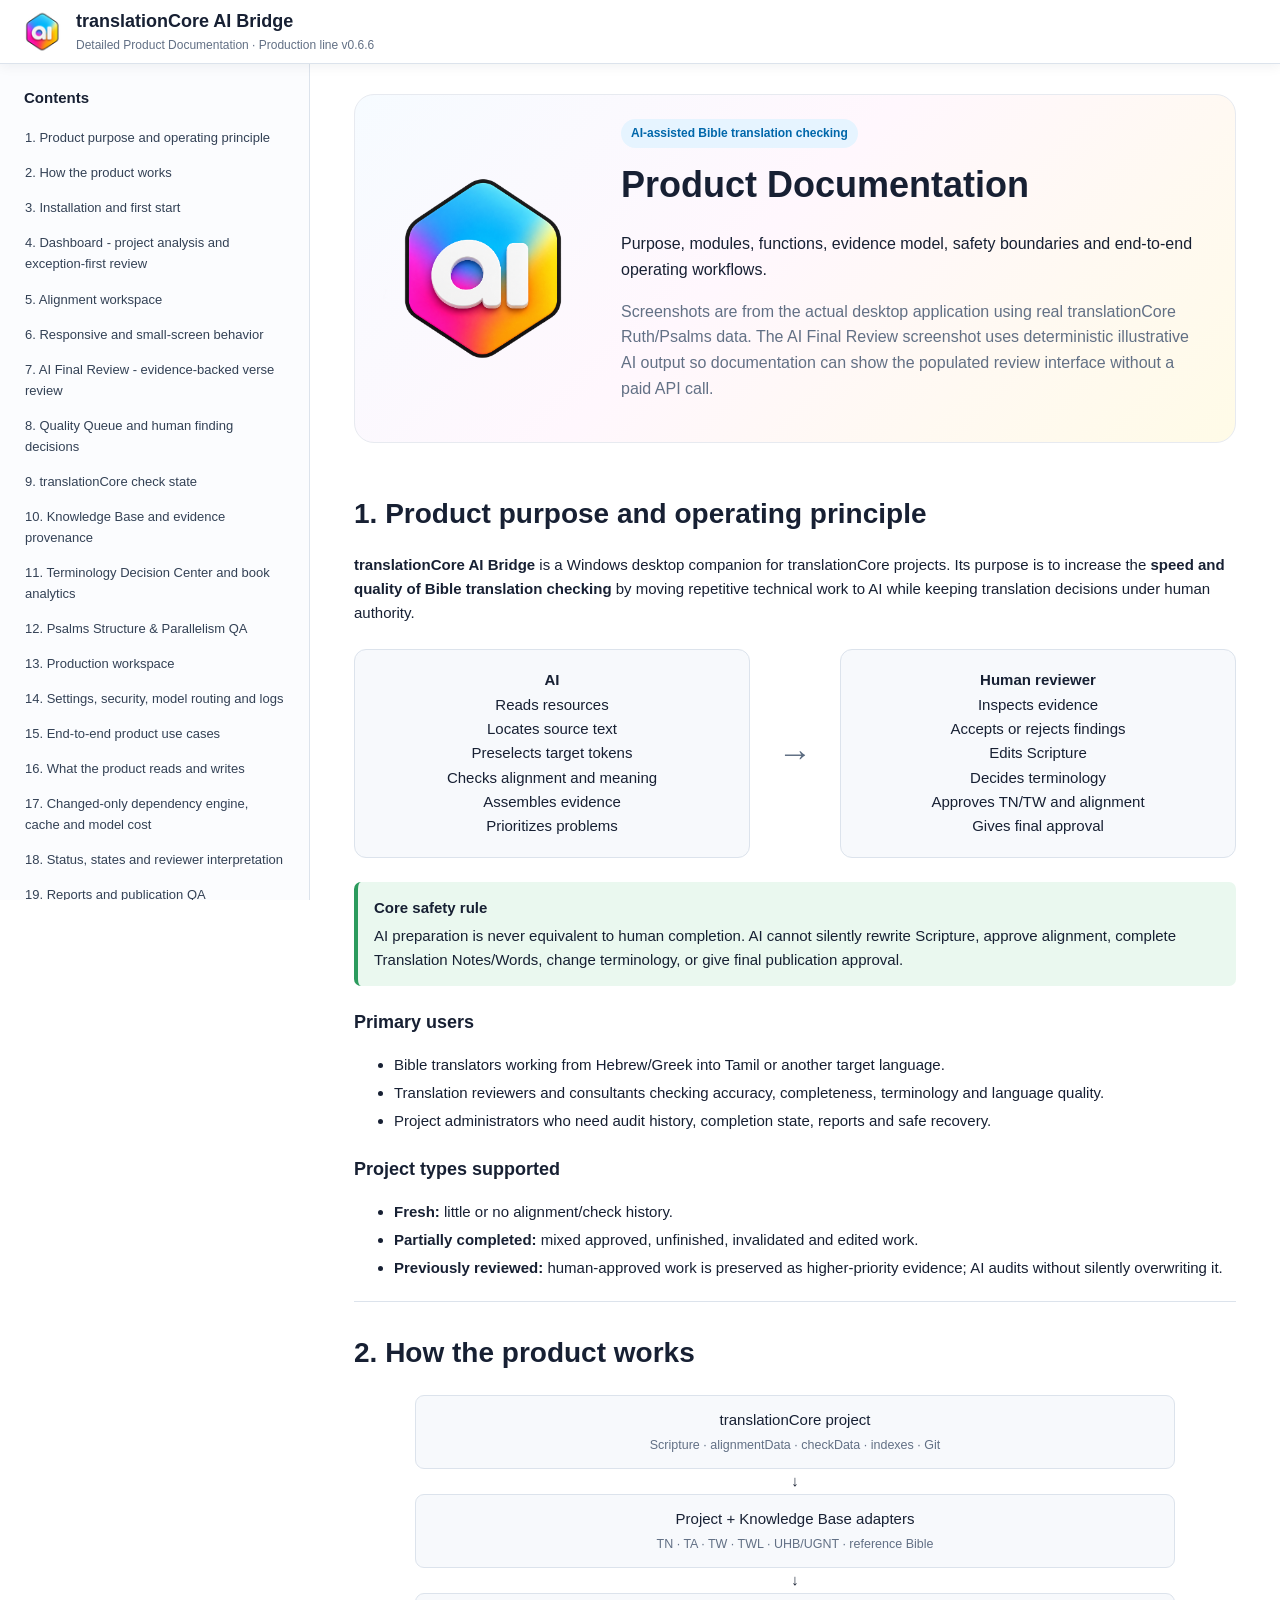
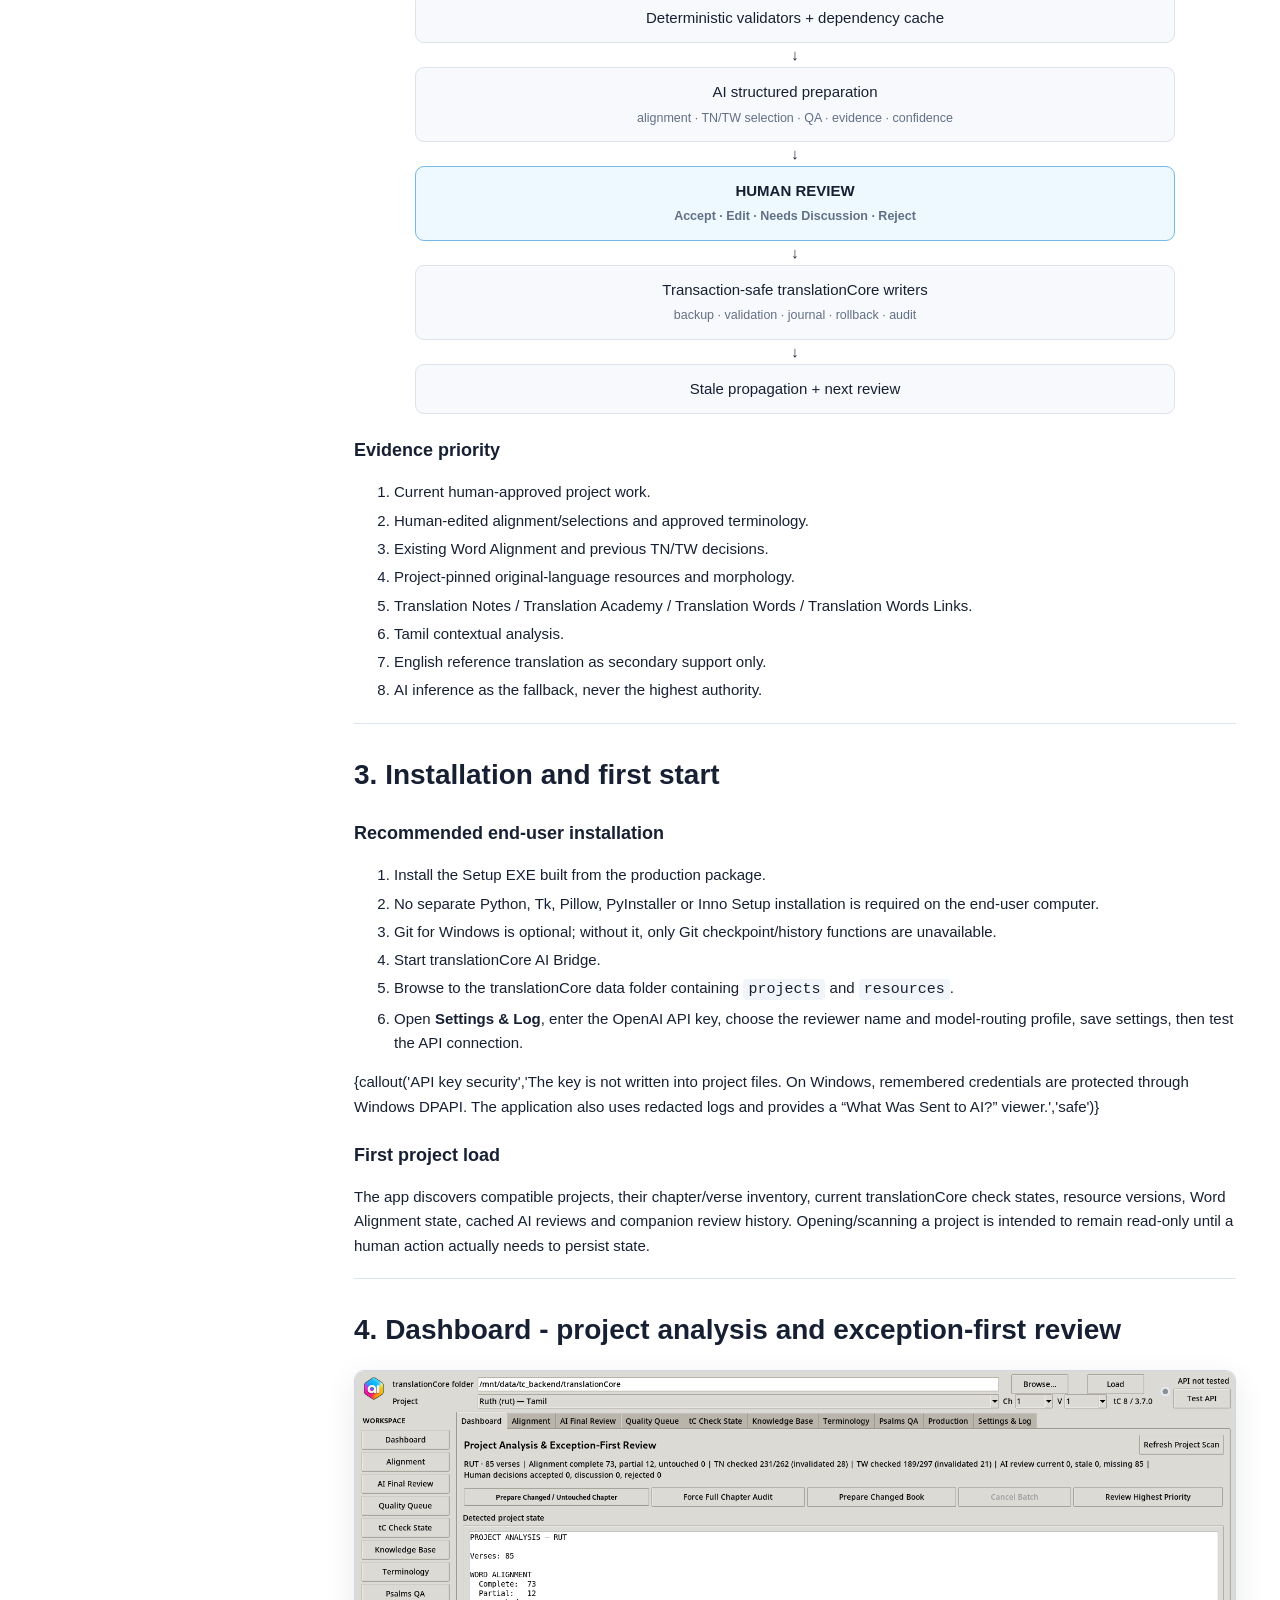
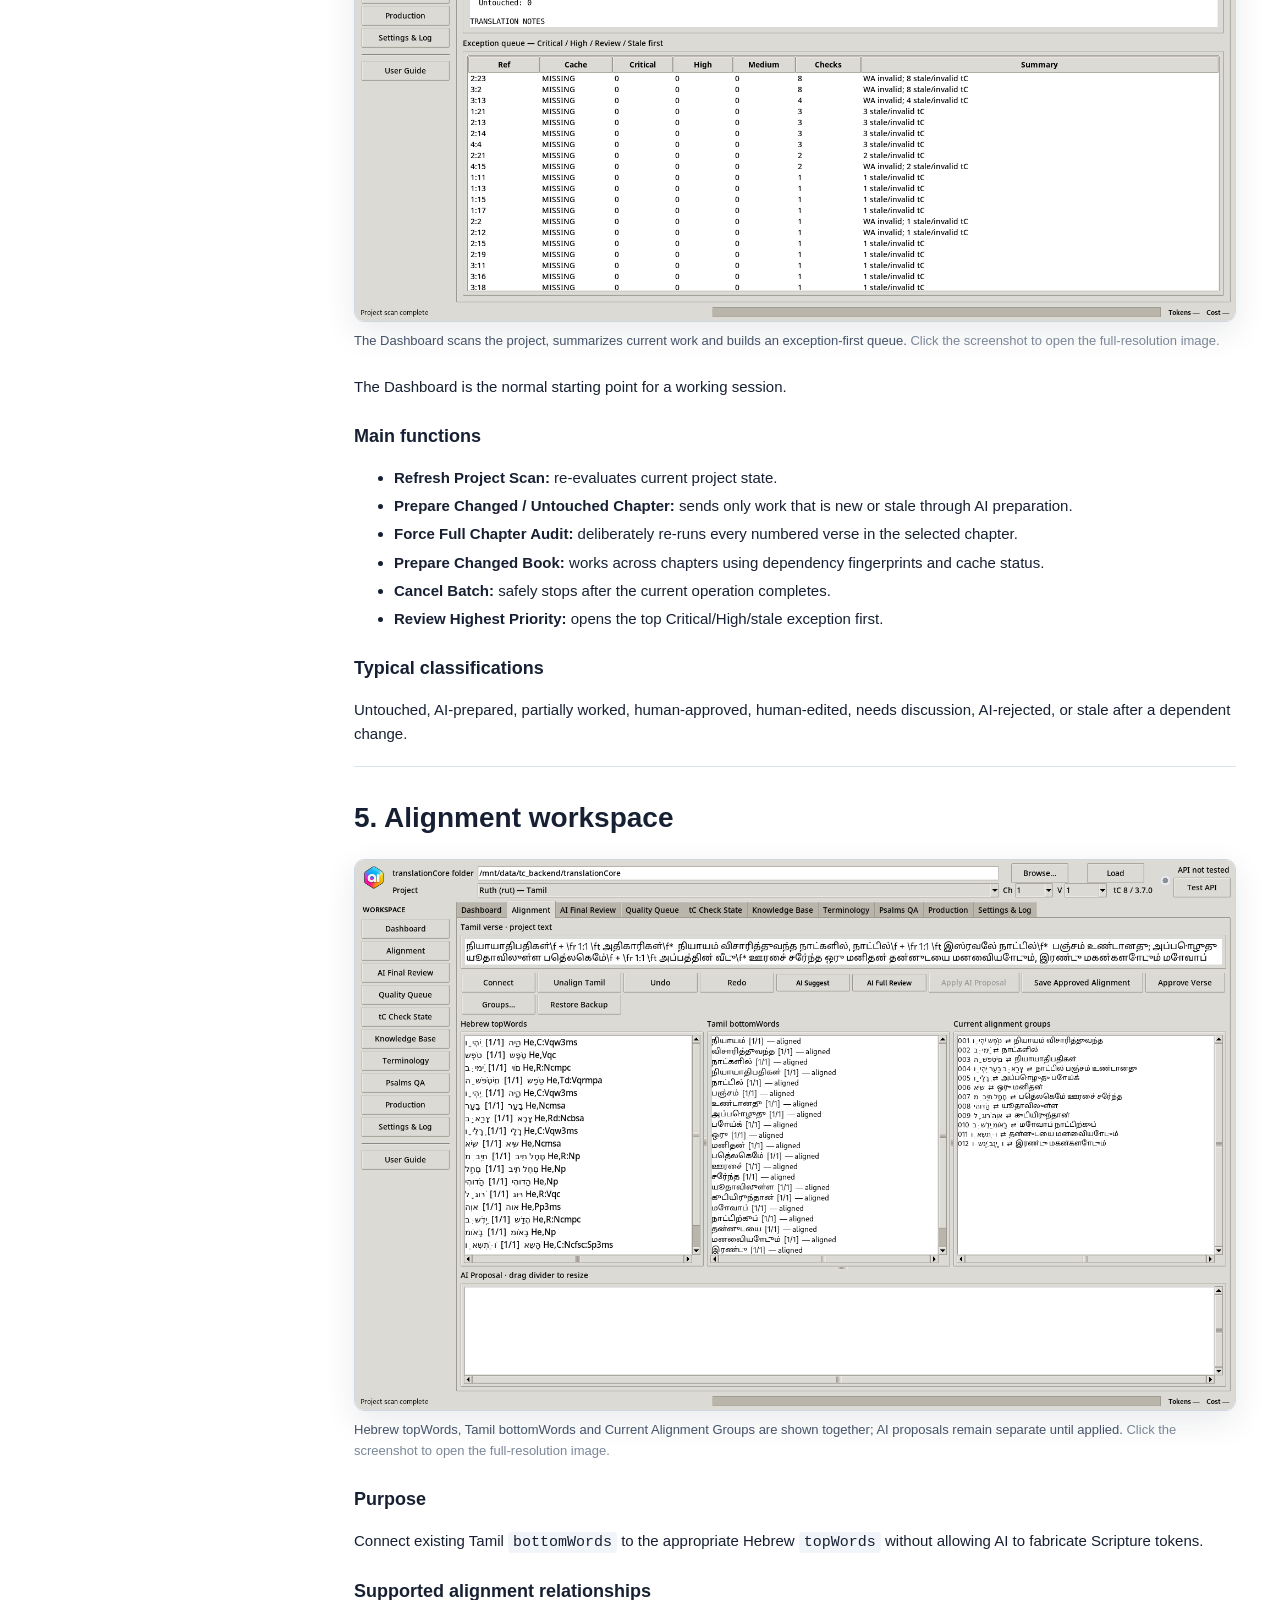
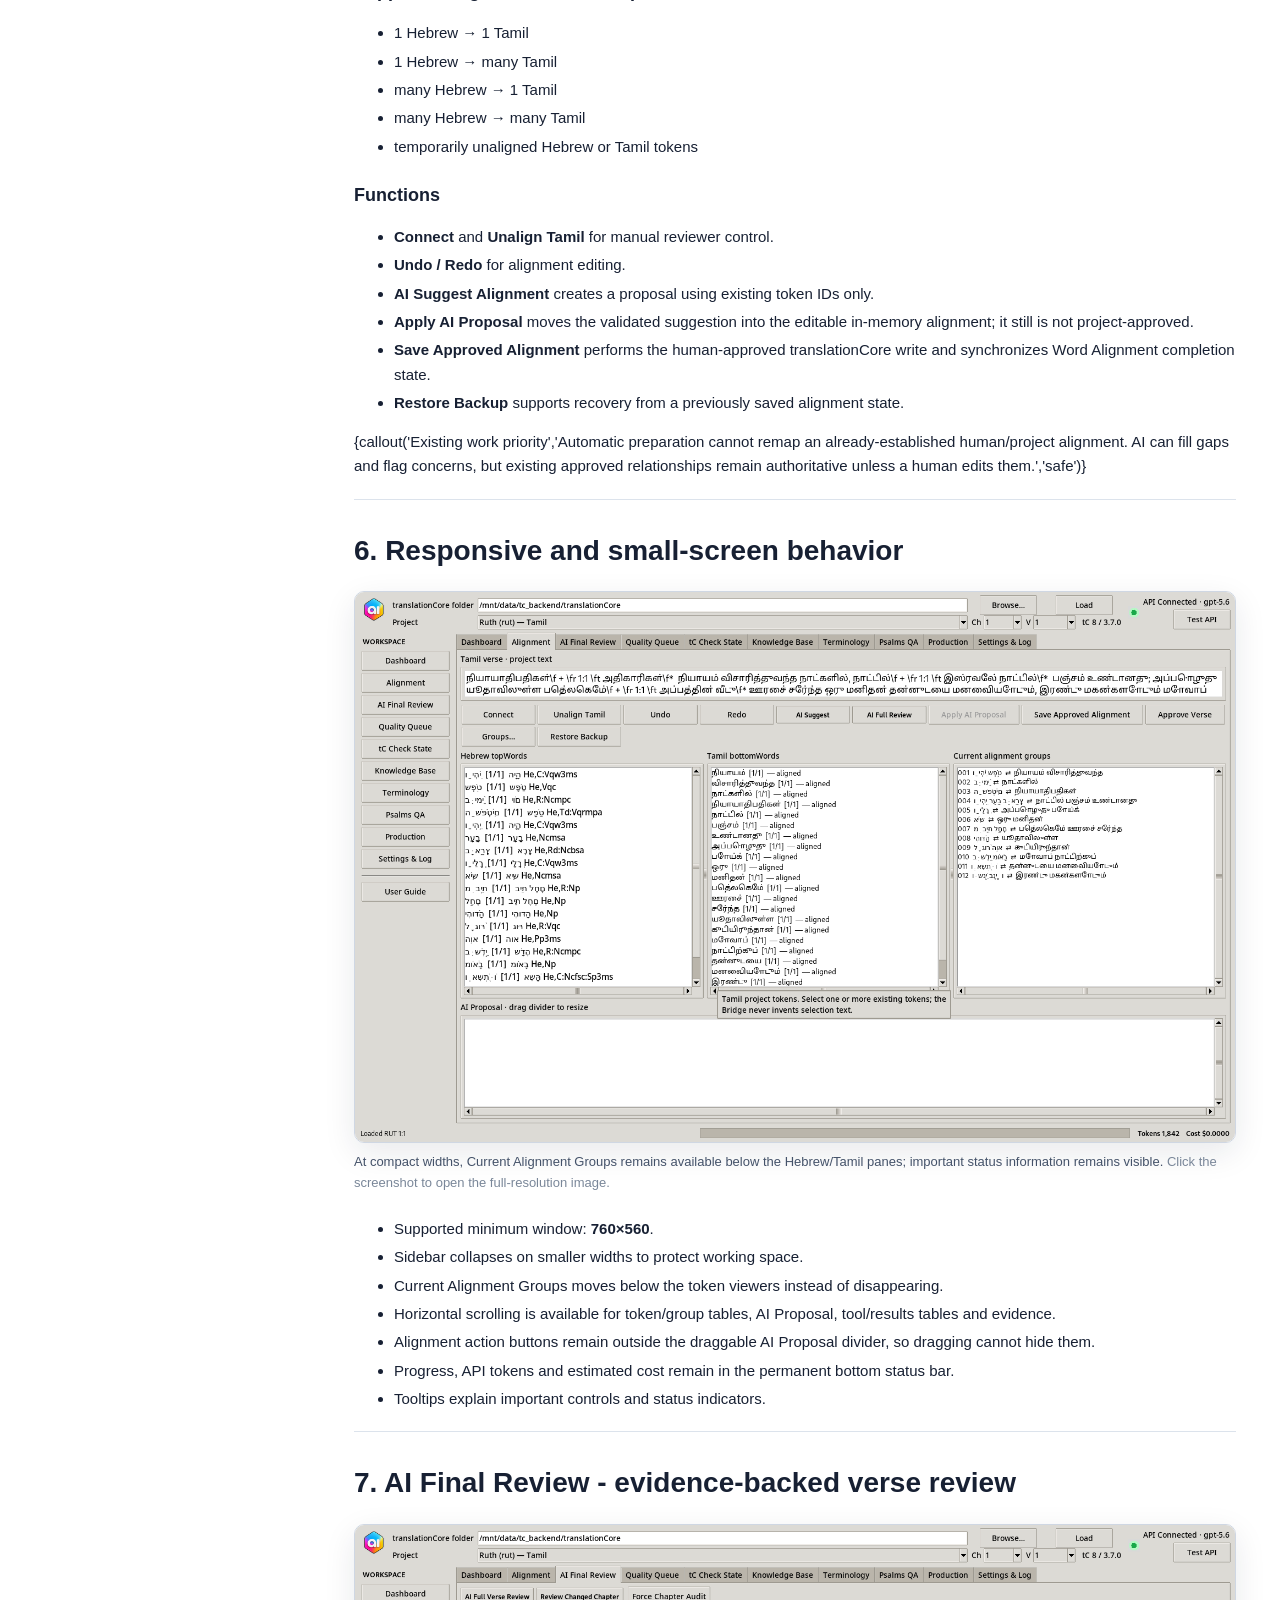
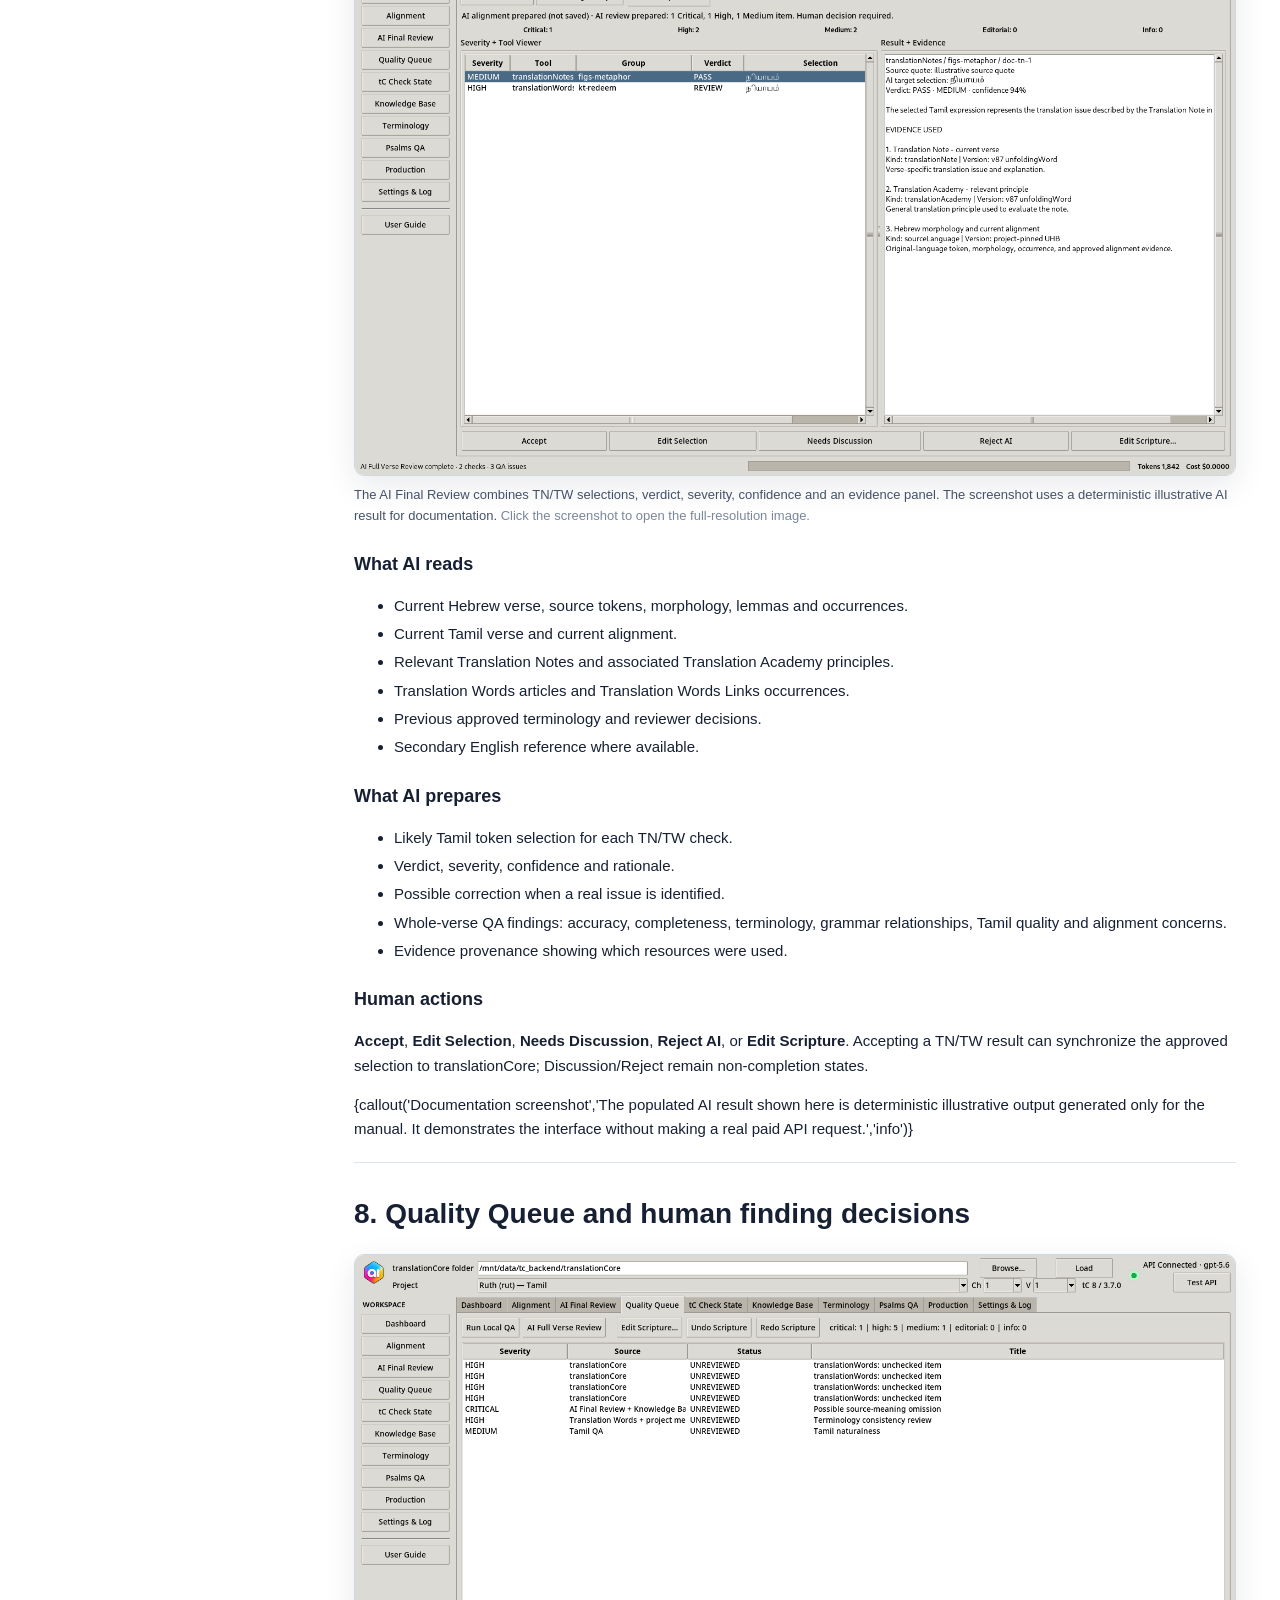
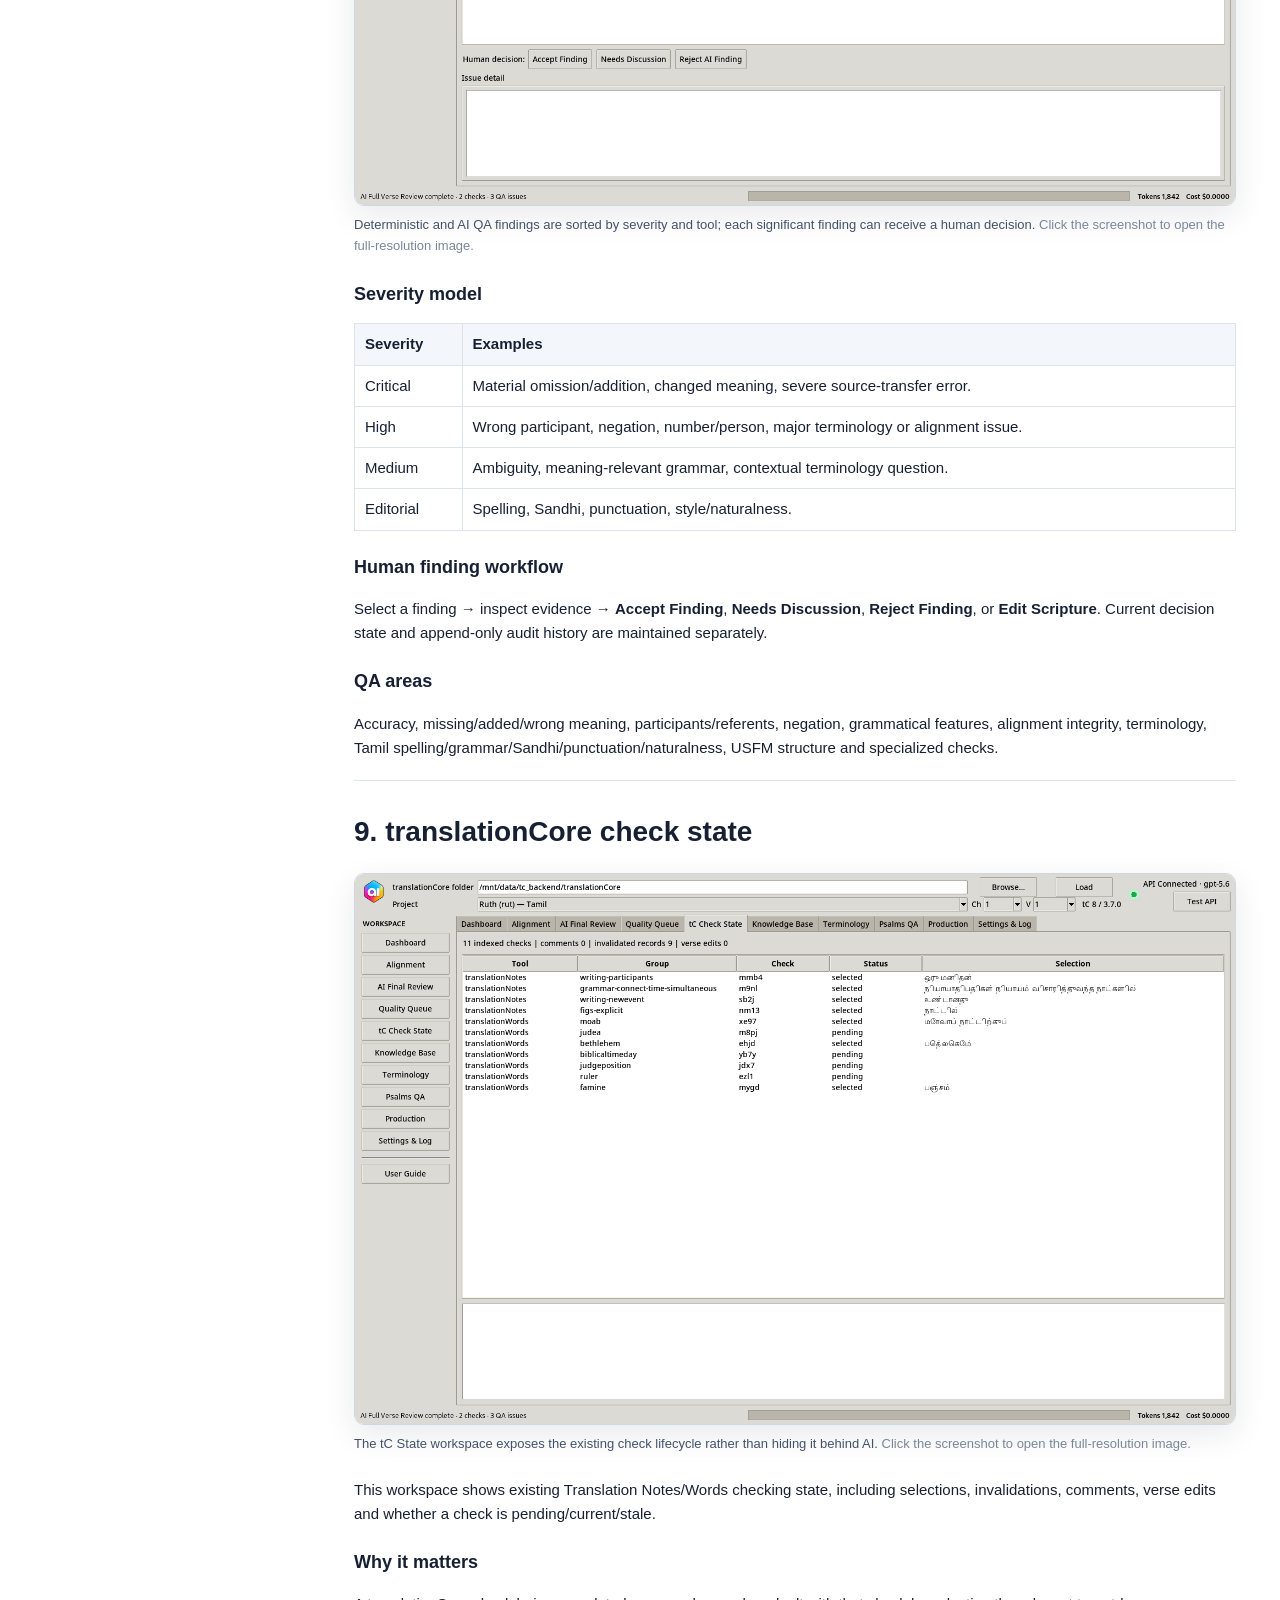
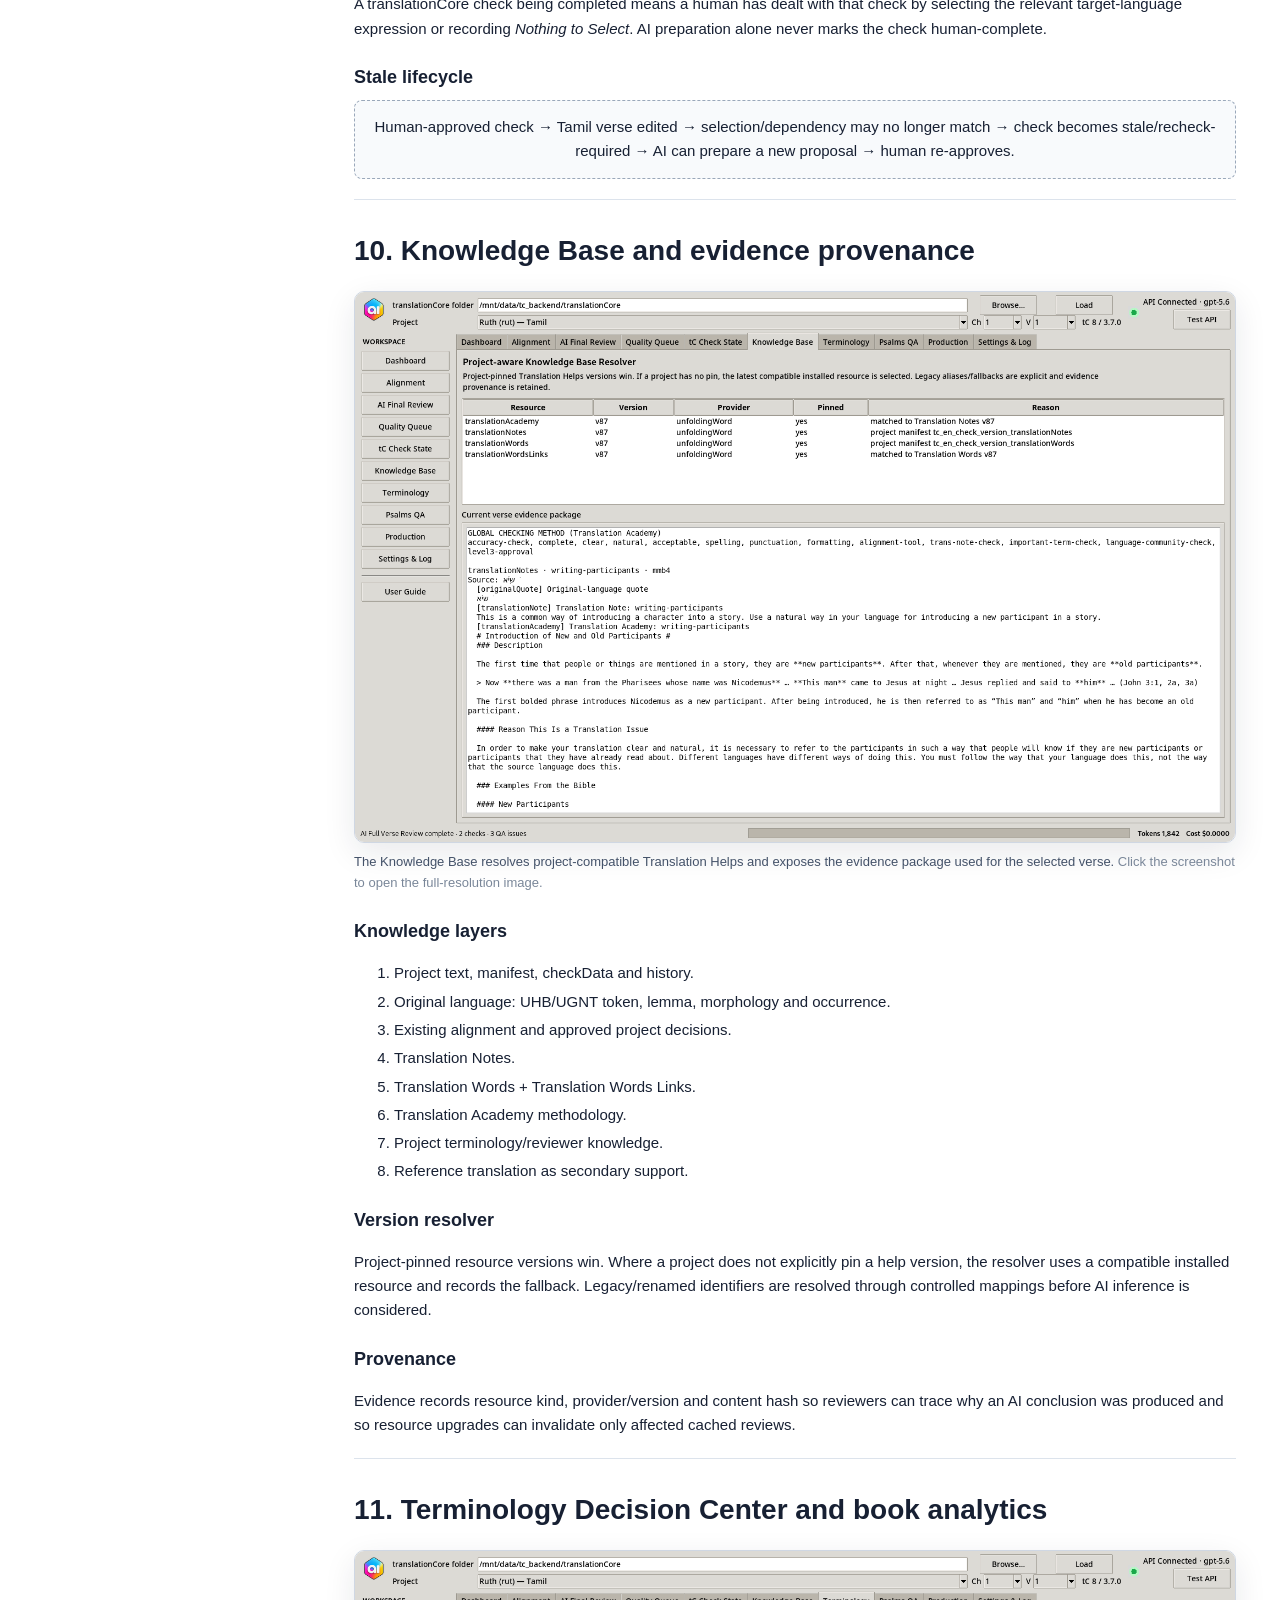
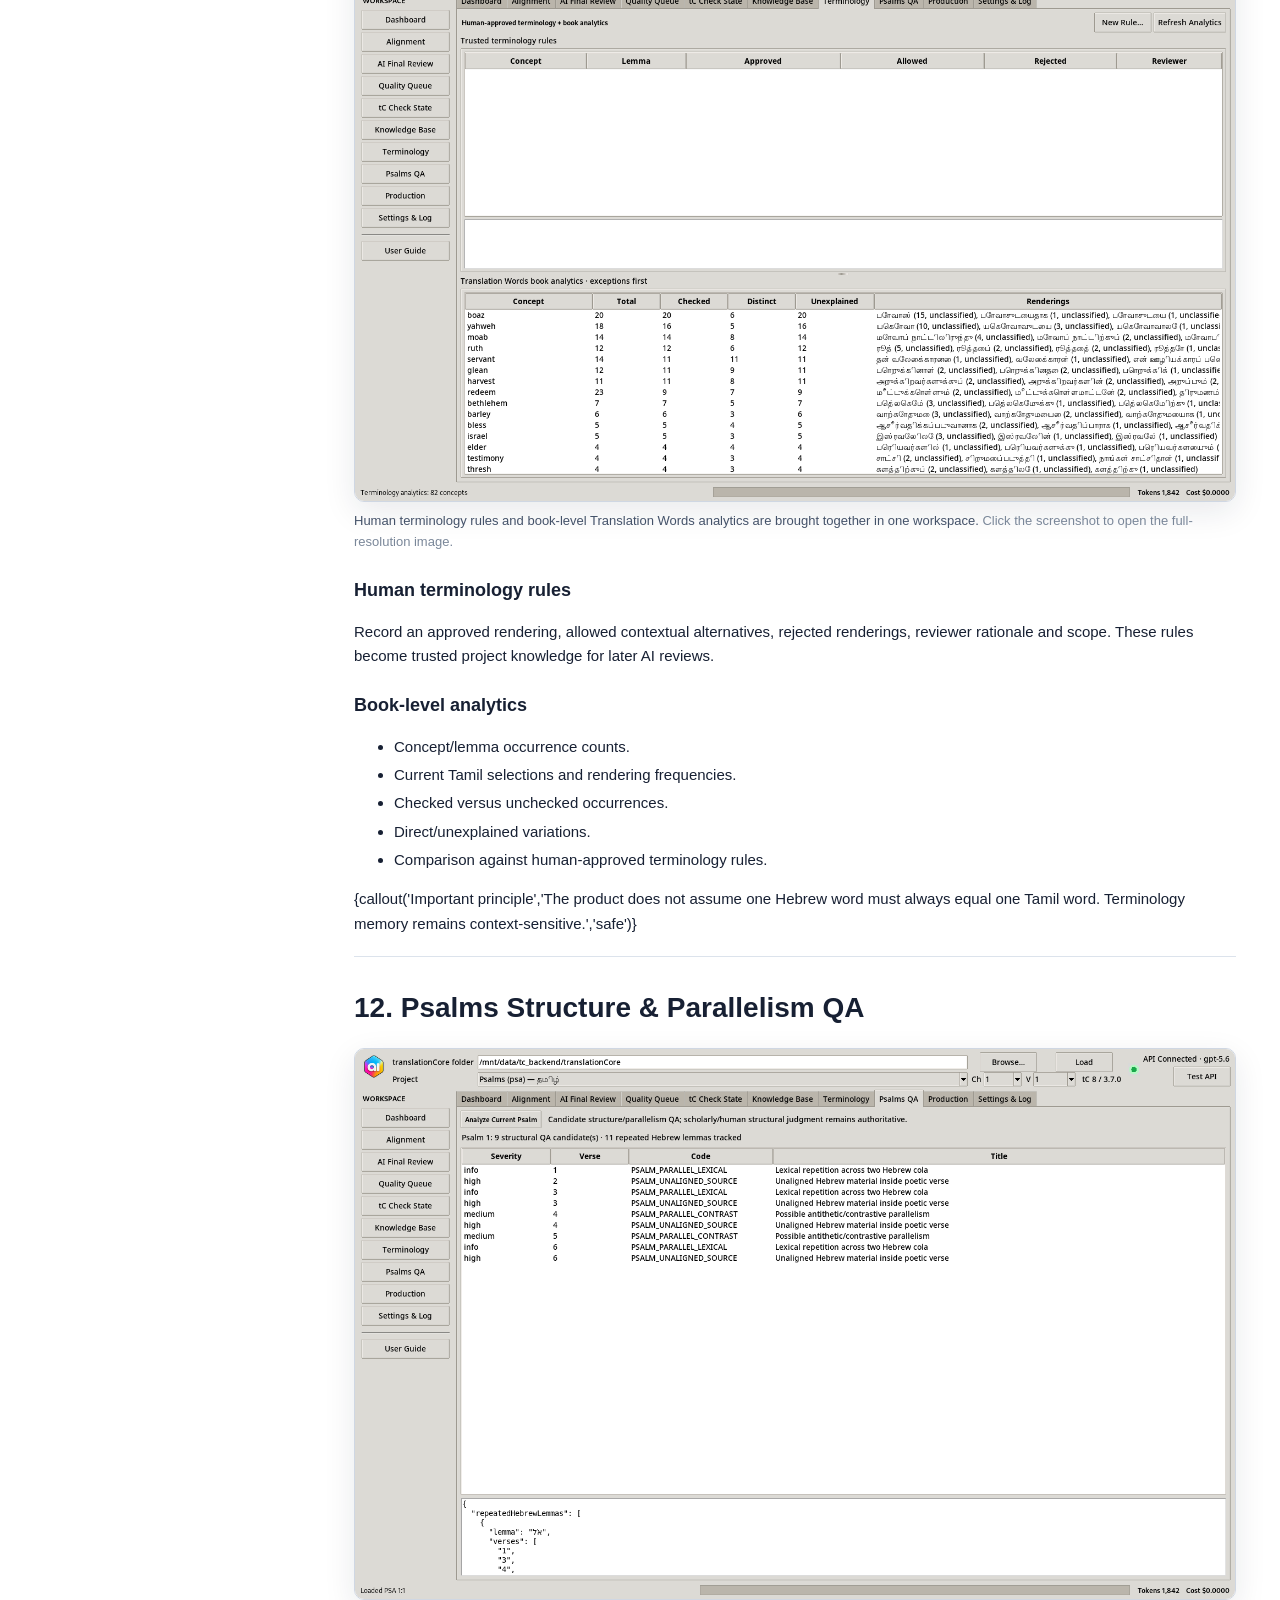
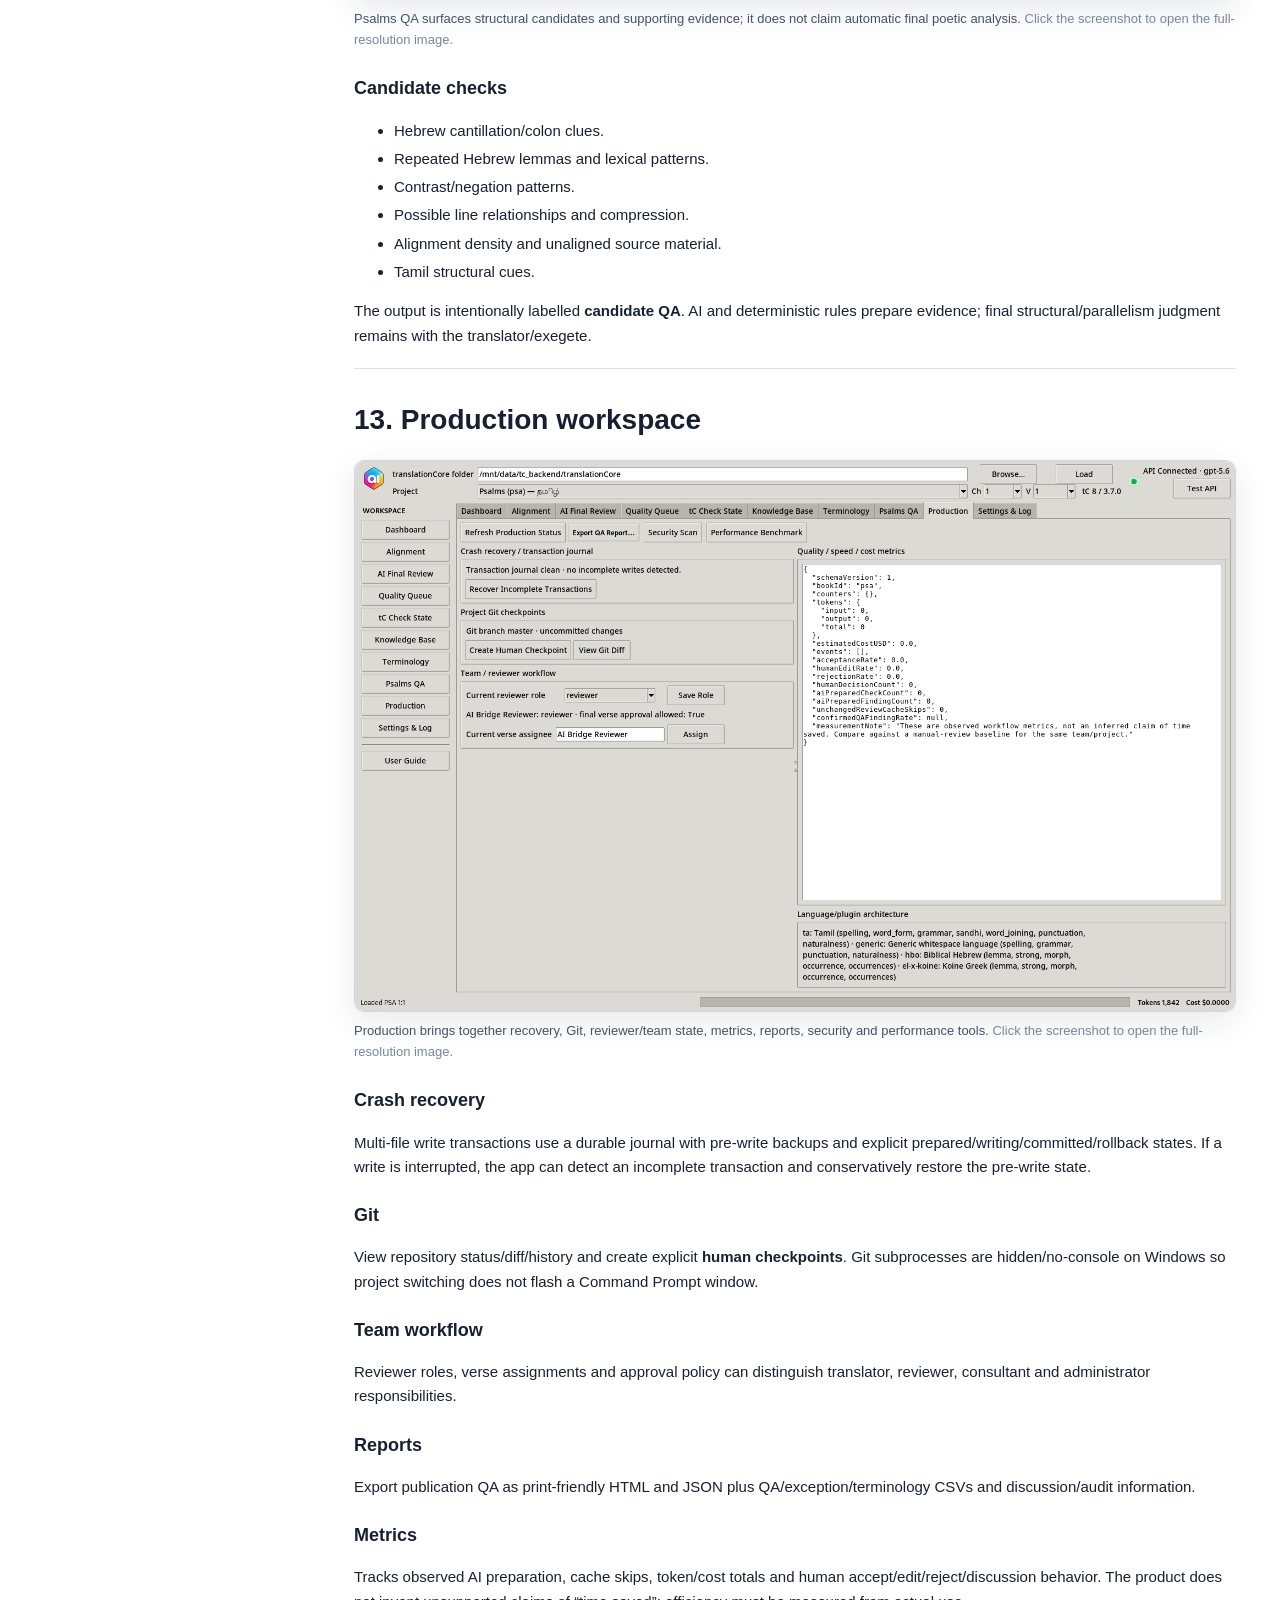
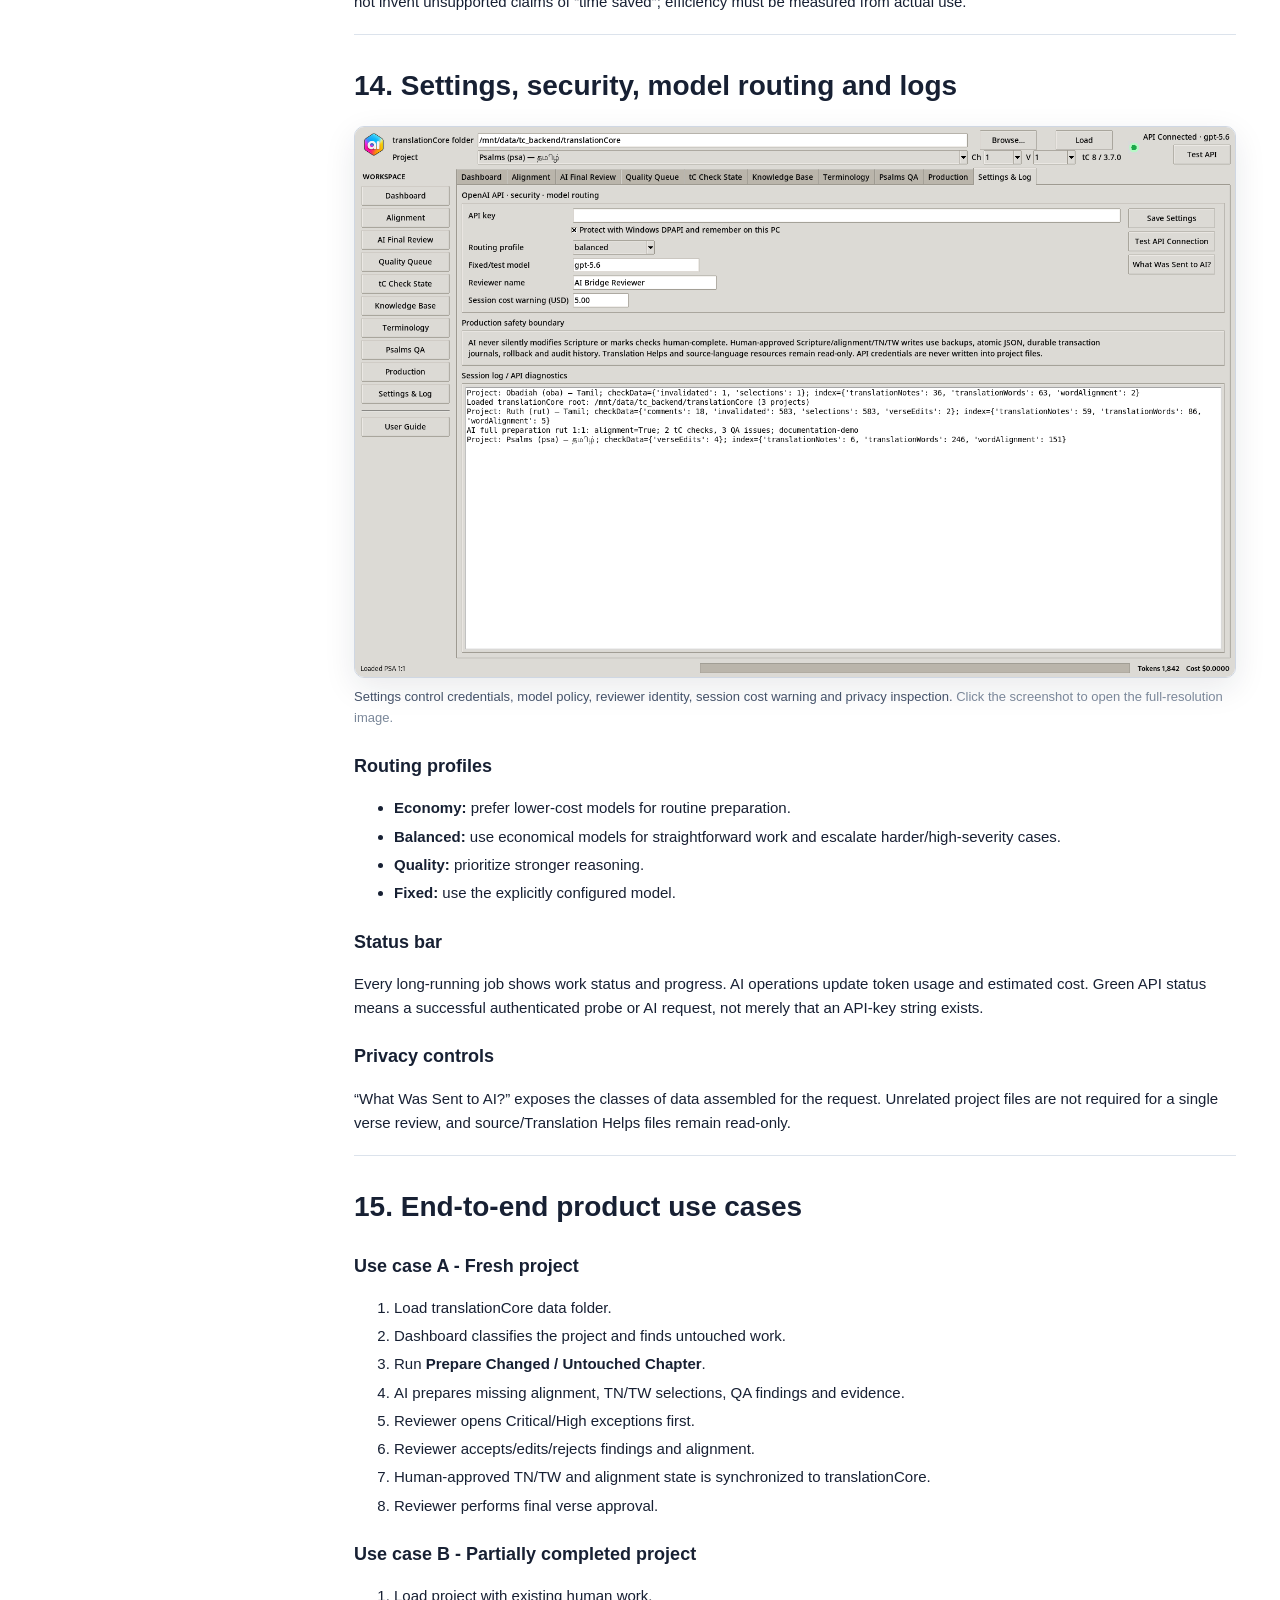
<file: docs/index.html>
<!doctype html><html lang="en"><head><meta charset="utf-8"><meta name="viewport" content="width=device-width,initial-scale=1"><title>translationCore AI Bridge - Product Documentation</title><link rel="icon" href="brand/app_icon_48.png"><link rel="stylesheet" href="styles.css"></head><body>
<header class="top"><img src="brand/app_icon_48.png" alt=""><div><h1>translationCore AI Bridge</h1><p>Detailed Product Documentation · Production line v0.6.6</p></div><button id="menu">Contents</button></header>
<div class="layout"><aside id="toc"><div class="toc-title">Contents</div><a href="#overview">1. Product purpose and operating principle</a><a href="#architecture">2. How the product works</a><a href="#install">3. Installation and first start</a><a href="#dashboard">4. Dashboard - project analysis and exception-first review</a><a href="#alignment">5. Alignment workspace</a><a href="#responsive">6. Responsive and small-screen behavior</a><a href="#ai-review">7. AI Final Review - evidence-backed verse review</a><a href="#quality">8. Quality Queue and human finding decisions</a><a href="#tc-state">9. translationCore check state</a><a href="#kb">10. Knowledge Base and evidence provenance</a><a href="#terminology">11. Terminology Decision Center and book analytics</a><a href="#psalms">12. Psalms Structure & Parallelism QA</a><a href="#production">13. Production workspace</a><a href="#settings">14. Settings, security, model routing and logs</a><a href="#usecases">15. End-to-end product use cases</a><a href="#writes">16. What the product reads and writes</a><a href="#cache">17. Changed-only dependency engine, cache and model cost</a><a href="#status">18. Status, states and reviewer interpretation</a><a href="#reporting">19. Reports and publication QA</a><a href="#troubleshooting">20. Troubleshooting and safe operating practices</a><a href="#metrics">21. Measuring whether the product is helping</a><a href="#brand">22. Branding and future-release logo</a><a href="#appendix">23. Module reference</a></aside><main><div class="hero"><img src="brand/official-app-logo-source.png" alt="translationCore AI Bridge logo"><div><span class="badge">AI-assisted Bible translation checking</span><h1>Product Documentation</h1><p>Purpose, modules, functions, evidence model, safety boundaries and end-to-end operating workflows.</p><p class="muted">Screenshots are from the actual desktop application using real translationCore Ruth/Psalms data. The AI Final Review screenshot uses deterministic illustrative AI output so documentation can show the populated review interface without a paid API call.</p></div></div><section id="overview"><h2>1. Product purpose and operating principle</h2>
<p><strong>translationCore AI Bridge</strong> is a Windows desktop companion for translationCore projects. Its purpose is to increase the <strong>speed and quality of Bible translation checking</strong> by moving repetitive technical work to AI while keeping translation decisions under human authority.</p>
<div class="principle"><div><b>AI</b><br>Reads resources<br>Locates source text<br>Preselects target tokens<br>Checks alignment and meaning<br>Assembles evidence<br>Prioritizes problems</div><div class="arrow">→</div><div><b>Human reviewer</b><br>Inspects evidence<br>Accepts or rejects findings<br>Edits Scripture<br>Decides terminology<br>Approves TN/TW and alignment<br>Gives final approval</div></div>
<div class="callout safe"><strong>Core safety rule</strong><div>AI preparation is never equivalent to human completion. AI cannot silently rewrite Scripture, approve alignment, complete Translation Notes/Words, change terminology, or give final publication approval.</div></div>
<h3>Primary users</h3><ul><li>Bible translators working from Hebrew/Greek into Tamil or another target language.</li><li>Translation reviewers and consultants checking accuracy, completeness, terminology and language quality.</li><li>Project administrators who need audit history, completion state, reports and safe recovery.</li></ul>
<h3>Project types supported</h3><ul><li><strong>Fresh:</strong> little or no alignment/check history.</li><li><strong>Partially completed:</strong> mixed approved, unfinished, invalidated and edited work.</li><li><strong>Previously reviewed:</strong> human-approved work is preserved as higher-priority evidence; AI audits without silently overwriting it.</li></ul>
</section><section id="architecture"><h2>2. How the product works</h2>
<div class="flow">
<div>translationCore project<br><small>Scripture · alignmentData · checkData · indexes · Git</small></div><div>↓</div>
<div>Project + Knowledge Base adapters<br><small>TN · TA · TW · TWL · UHB/UGNT · reference Bible</small></div><div>↓</div>
<div>Deterministic validators + dependency cache</div><div>↓</div>
<div>AI structured preparation<br><small>alignment · TN/TW selection · QA · evidence · confidence</small></div><div>↓</div>
<div class="human">HUMAN REVIEW<br><small>Accept · Edit · Needs Discussion · Reject</small></div><div>↓</div>
<div>Transaction-safe translationCore writers<br><small>backup · validation · journal · rollback · audit</small></div><div>↓</div>
<div>Stale propagation + next review</div>
</div>
<h3>Evidence priority</h3><ol><li>Current human-approved project work.</li><li>Human-edited alignment/selections and approved terminology.</li><li>Existing Word Alignment and previous TN/TW decisions.</li><li>Project-pinned original-language resources and morphology.</li><li>Translation Notes / Translation Academy / Translation Words / Translation Words Links.</li><li>Tamil contextual analysis.</li><li>English reference translation as secondary support only.</li><li>AI inference as the fallback, never the highest authority.</li></ol>
</section><section id="install"><h2>3. Installation and first start</h2>
<h3>Recommended end-user installation</h3><ol><li>Install the Setup EXE built from the production package.</li><li>No separate Python, Tk, Pillow, PyInstaller or Inno Setup installation is required on the end-user computer.</li><li>Git for Windows is optional; without it, only Git checkpoint/history functions are unavailable.</li><li>Start translationCore AI Bridge.</li><li>Browse to the translationCore data folder containing <code>projects</code> and <code>resources</code>.</li><li>Open <b>Settings &amp; Log</b>, enter the OpenAI API key, choose the reviewer name and model-routing profile, save settings, then test the API connection.</li></ol>
{callout('API key security','The key is not written into project files. On Windows, remembered credentials are protected through Windows DPAPI. The application also uses redacted logs and provides a “What Was Sent to AI?” viewer.','safe')}
<h3>First project load</h3><p>The app discovers compatible projects, their chapter/verse inventory, current translationCore check states, resource versions, Word Alignment state, cached AI reviews and companion review history. Opening/scanning a project is intended to remain read-only until a human action actually needs to persist state.</p>
</section><section id="dashboard"><h2>4. Dashboard - project analysis and exception-first review</h2><figure class="shot"><a href="screenshots/01-dashboard-project-analysis.png" target="_blank"><img loading="lazy" src="screenshots/01-dashboard-project-analysis.png" alt="Project Analysis dashboard"></a><figcaption>The Dashboard scans the project, summarizes current work and builds an exception-first queue. <span>Click the screenshot to open the full-resolution image.</span></figcaption></figure>
<p>The Dashboard is the normal starting point for a working session.</p>
<h3>Main functions</h3><ul><li><strong>Refresh Project Scan:</strong> re-evaluates current project state.</li><li><strong>Prepare Changed / Untouched Chapter:</strong> sends only work that is new or stale through AI preparation.</li><li><strong>Force Full Chapter Audit:</strong> deliberately re-runs every numbered verse in the selected chapter.</li><li><strong>Prepare Changed Book:</strong> works across chapters using dependency fingerprints and cache status.</li><li><strong>Cancel Batch:</strong> safely stops after the current operation completes.</li><li><strong>Review Highest Priority:</strong> opens the top Critical/High/stale exception first.</li></ul>
<h3>Typical classifications</h3><p>Untouched, AI-prepared, partially worked, human-approved, human-edited, needs discussion, AI-rejected, or stale after a dependent change.</p>
</section><section id="alignment"><h2>5. Alignment workspace</h2><figure class="shot"><a href="screenshots/02-alignment-workspace.png" target="_blank"><img loading="lazy" src="screenshots/02-alignment-workspace.png" alt="Alignment workspace"></a><figcaption>Hebrew topWords, Tamil bottomWords and Current Alignment Groups are shown together; AI proposals remain separate until applied. <span>Click the screenshot to open the full-resolution image.</span></figcaption></figure>
<h3>Purpose</h3><p>Connect existing Tamil <code>bottomWords</code> to the appropriate Hebrew <code>topWords</code> without allowing AI to fabricate Scripture tokens.</p>
<h3>Supported alignment relationships</h3><ul><li>1 Hebrew → 1 Tamil</li><li>1 Hebrew → many Tamil</li><li>many Hebrew → 1 Tamil</li><li>many Hebrew → many Tamil</li><li>temporarily unaligned Hebrew or Tamil tokens</li></ul>
<h3>Functions</h3><ul><li><b>Connect</b> and <b>Unalign Tamil</b> for manual reviewer control.</li><li><b>Undo / Redo</b> for alignment editing.</li><li><b>AI Suggest Alignment</b> creates a proposal using existing token IDs only.</li><li><b>Apply AI Proposal</b> moves the validated suggestion into the editable in-memory alignment; it still is not project-approved.</li><li><b>Save Approved Alignment</b> performs the human-approved translationCore write and synchronizes Word Alignment completion state.</li><li><b>Restore Backup</b> supports recovery from a previously saved alignment state.</li></ul>
{callout('Existing work priority','Automatic preparation cannot remap an already-established human/project alignment. AI can fill gaps and flag concerns, but existing approved relationships remain authoritative unless a human edits them.','safe')}
</section><section id="responsive"><h2>6. Responsive and small-screen behavior</h2><figure class="shot"><a href="screenshots/11-compact-responsive-alignment.png" target="_blank"><img loading="lazy" src="screenshots/11-compact-responsive-alignment.png" alt="Compact responsive alignment view"></a><figcaption>At compact widths, Current Alignment Groups remains available below the Hebrew/Tamil panes; important status information remains visible. <span>Click the screenshot to open the full-resolution image.</span></figcaption></figure>
<ul><li>Supported minimum window: <b>760×560</b>.</li><li>Sidebar collapses on smaller widths to protect working space.</li><li>Current Alignment Groups moves below the token viewers instead of disappearing.</li><li>Horizontal scrolling is available for token/group tables, AI Proposal, tool/results tables and evidence.</li><li>Alignment action buttons remain outside the draggable AI Proposal divider, so dragging cannot hide them.</li><li>Progress, API tokens and estimated cost remain in the permanent bottom status bar.</li><li>Tooltips explain important controls and status indicators.</li></ul>
</section><section id="ai-review"><h2>7. AI Final Review - evidence-backed verse review</h2><figure class="shot"><a href="screenshots/03-ai-final-review-evidence.png" target="_blank"><img loading="lazy" src="screenshots/03-ai-final-review-evidence.png" alt="AI Final Review"></a><figcaption>The AI Final Review combines TN/TW selections, verdict, severity, confidence and an evidence panel. The screenshot uses a deterministic illustrative AI result for documentation. <span>Click the screenshot to open the full-resolution image.</span></figcaption></figure>
<h3>What AI reads</h3><ul><li>Current Hebrew verse, source tokens, morphology, lemmas and occurrences.</li><li>Current Tamil verse and current alignment.</li><li>Relevant Translation Notes and associated Translation Academy principles.</li><li>Translation Words articles and Translation Words Links occurrences.</li><li>Previous approved terminology and reviewer decisions.</li><li>Secondary English reference where available.</li></ul>
<h3>What AI prepares</h3><ul><li>Likely Tamil token selection for each TN/TW check.</li><li>Verdict, severity, confidence and rationale.</li><li>Possible correction when a real issue is identified.</li><li>Whole-verse QA findings: accuracy, completeness, terminology, grammar relationships, Tamil quality and alignment concerns.</li><li>Evidence provenance showing which resources were used.</li></ul>
<h3>Human actions</h3><p><b>Accept</b>, <b>Edit Selection</b>, <b>Needs Discussion</b>, <b>Reject AI</b>, or <b>Edit Scripture</b>. Accepting a TN/TW result can synchronize the approved selection to translationCore; Discussion/Reject remain non-completion states.</p>
{callout('Documentation screenshot','The populated AI result shown here is deterministic illustrative output generated only for the manual. It demonstrates the interface without making a real paid API request.','info')}
</section><section id="quality"><h2>8. Quality Queue and human finding decisions</h2><figure class="shot"><a href="screenshots/04-quality-queue.png" target="_blank"><img loading="lazy" src="screenshots/04-quality-queue.png" alt="Quality Queue"></a><figcaption>Deterministic and AI QA findings are sorted by severity and tool; each significant finding can receive a human decision. <span>Click the screenshot to open the full-resolution image.</span></figcaption></figure>
<h3>Severity model</h3><table><tr><th>Severity</th><th>Examples</th></tr><tr><td>Critical</td><td>Material omission/addition, changed meaning, severe source-transfer error.</td></tr><tr><td>High</td><td>Wrong participant, negation, number/person, major terminology or alignment issue.</td></tr><tr><td>Medium</td><td>Ambiguity, meaning-relevant grammar, contextual terminology question.</td></tr><tr><td>Editorial</td><td>Spelling, Sandhi, punctuation, style/naturalness.</td></tr></table>
<h3>Human finding workflow</h3><p>Select a finding → inspect evidence → <b>Accept Finding</b>, <b>Needs Discussion</b>, <b>Reject Finding</b>, or <b>Edit Scripture</b>. Current decision state and append-only audit history are maintained separately.</p>
<h3>QA areas</h3><p>Accuracy, missing/added/wrong meaning, participants/referents, negation, grammatical features, alignment integrity, terminology, Tamil spelling/grammar/Sandhi/punctuation/naturalness, USFM structure and specialized checks.</p>
</section><section id="tc-state"><h2>9. translationCore check state</h2><figure class="shot"><a href="screenshots/05-translationcore-check-state.png" target="_blank"><img loading="lazy" src="screenshots/05-translationcore-check-state.png" alt="translationCore check state"></a><figcaption>The tC State workspace exposes the existing check lifecycle rather than hiding it behind AI. <span>Click the screenshot to open the full-resolution image.</span></figcaption></figure>
<p>This workspace shows existing Translation Notes/Words checking state, including selections, invalidations, comments, verse edits and whether a check is pending/current/stale.</p>
<h3>Why it matters</h3><p>A translationCore check being completed means a human has dealt with that check by selecting the relevant target-language expression or recording <em>Nothing to Select</em>. AI preparation alone never marks the check human-complete.</p>
<h3>Stale lifecycle</h3><div class="mini-flow">Human-approved check → Tamil verse edited → selection/dependency may no longer match → check becomes stale/recheck-required → AI can prepare a new proposal → human re-approves.</div>
</section><section id="kb"><h2>10. Knowledge Base and evidence provenance</h2><figure class="shot"><a href="screenshots/06-knowledge-base.png" target="_blank"><img loading="lazy" src="screenshots/06-knowledge-base.png" alt="Knowledge Base"></a><figcaption>The Knowledge Base resolves project-compatible Translation Helps and exposes the evidence package used for the selected verse. <span>Click the screenshot to open the full-resolution image.</span></figcaption></figure>
<h3>Knowledge layers</h3><ol><li>Project text, manifest, checkData and history.</li><li>Original language: UHB/UGNT token, lemma, morphology and occurrence.</li><li>Existing alignment and approved project decisions.</li><li>Translation Notes.</li><li>Translation Words + Translation Words Links.</li><li>Translation Academy methodology.</li><li>Project terminology/reviewer knowledge.</li><li>Reference translation as secondary support.</li></ol>
<h3>Version resolver</h3><p>Project-pinned resource versions win. Where a project does not explicitly pin a help version, the resolver uses a compatible installed resource and records the fallback. Legacy/renamed identifiers are resolved through controlled mappings before AI inference is considered.</p>
<h3>Provenance</h3><p>Evidence records resource kind, provider/version and content hash so reviewers can trace why an AI conclusion was produced and so resource upgrades can invalidate only affected cached reviews.</p>
</section><section id="terminology"><h2>11. Terminology Decision Center and book analytics</h2><figure class="shot"><a href="screenshots/07-terminology-analytics.png" target="_blank"><img loading="lazy" src="screenshots/07-terminology-analytics.png" alt="Terminology analytics"></a><figcaption>Human terminology rules and book-level Translation Words analytics are brought together in one workspace. <span>Click the screenshot to open the full-resolution image.</span></figcaption></figure>
<h3>Human terminology rules</h3><p>Record an approved rendering, allowed contextual alternatives, rejected renderings, reviewer rationale and scope. These rules become trusted project knowledge for later AI reviews.</p>
<h3>Book-level analytics</h3><ul><li>Concept/lemma occurrence counts.</li><li>Current Tamil selections and rendering frequencies.</li><li>Checked versus unchecked occurrences.</li><li>Direct/unexplained variations.</li><li>Comparison against human-approved terminology rules.</li></ul>
{callout('Important principle','The product does not assume one Hebrew word must always equal one Tamil word. Terminology memory remains context-sensitive.','safe')}
</section><section id="psalms"><h2>12. Psalms Structure & Parallelism QA</h2><figure class="shot"><a href="screenshots/08-psalms-qa.png" target="_blank"><img loading="lazy" src="screenshots/08-psalms-qa.png" alt="Psalms QA"></a><figcaption>Psalms QA surfaces structural candidates and supporting evidence; it does not claim automatic final poetic analysis. <span>Click the screenshot to open the full-resolution image.</span></figcaption></figure>
<h3>Candidate checks</h3><ul><li>Hebrew cantillation/colon clues.</li><li>Repeated Hebrew lemmas and lexical patterns.</li><li>Contrast/negation patterns.</li><li>Possible line relationships and compression.</li><li>Alignment density and unaligned source material.</li><li>Tamil structural cues.</li></ul>
<p>The output is intentionally labelled <strong>candidate QA</strong>. AI and deterministic rules prepare evidence; final structural/parallelism judgment remains with the translator/exegete.</p>
</section><section id="production"><h2>13. Production workspace</h2><figure class="shot"><a href="screenshots/09-production-safety-team-reporting.png" target="_blank"><img loading="lazy" src="screenshots/09-production-safety-team-reporting.png" alt="Production workspace"></a><figcaption>Production brings together recovery, Git, reviewer/team state, metrics, reports, security and performance tools. <span>Click the screenshot to open the full-resolution image.</span></figcaption></figure>
<h3>Crash recovery</h3><p>Multi-file write transactions use a durable journal with pre-write backups and explicit prepared/writing/committed/rollback states. If a write is interrupted, the app can detect an incomplete transaction and conservatively restore the pre-write state.</p>
<h3>Git</h3><p>View repository status/diff/history and create explicit <strong>human checkpoints</strong>. Git subprocesses are hidden/no-console on Windows so project switching does not flash a Command Prompt window.</p>
<h3>Team workflow</h3><p>Reviewer roles, verse assignments and approval policy can distinguish translator, reviewer, consultant and administrator responsibilities.</p>
<h3>Reports</h3><p>Export publication QA as print-friendly HTML and JSON plus QA/exception/terminology CSVs and discussion/audit information.</p>
<h3>Metrics</h3><p>Tracks observed AI preparation, cache skips, token/cost totals and human accept/edit/reject/discussion behavior. The product does not invent unsupported claims of “time saved”; efficiency must be measured from actual use.</p>
</section><section id="settings"><h2>14. Settings, security, model routing and logs</h2><figure class="shot"><a href="screenshots/10-settings-security-model-routing.png" target="_blank"><img loading="lazy" src="screenshots/10-settings-security-model-routing.png" alt="Settings and security"></a><figcaption>Settings control credentials, model policy, reviewer identity, session cost warning and privacy inspection. <span>Click the screenshot to open the full-resolution image.</span></figcaption></figure>
<h3>Routing profiles</h3><ul><li><b>Economy:</b> prefer lower-cost models for routine preparation.</li><li><b>Balanced:</b> use economical models for straightforward work and escalate harder/high-severity cases.</li><li><b>Quality:</b> prioritize stronger reasoning.</li><li><b>Fixed:</b> use the explicitly configured model.</li></ul>
<h3>Status bar</h3><p>Every long-running job shows work status and progress. AI operations update token usage and estimated cost. Green API status means a successful authenticated probe or AI request, not merely that an API-key string exists.</p>
<h3>Privacy controls</h3><p>“What Was Sent to AI?” exposes the classes of data assembled for the request. Unrelated project files are not required for a single verse review, and source/Translation Helps files remain read-only.</p>
</section><section id="usecases"><h2>15. End-to-end product use cases</h2>
<h3>Use case A - Fresh project</h3><ol><li>Load translationCore data folder.</li><li>Dashboard classifies the project and finds untouched work.</li><li>Run <b>Prepare Changed / Untouched Chapter</b>.</li><li>AI prepares missing alignment, TN/TW selections, QA findings and evidence.</li><li>Reviewer opens Critical/High exceptions first.</li><li>Reviewer accepts/edits/rejects findings and alignment.</li><li>Human-approved TN/TW and alignment state is synchronized to translationCore.</li><li>Reviewer performs final verse approval.</li></ol>
<h3>Use case B - Partially completed project</h3><ol><li>Load project with existing human work.</li><li>Dashboard identifies current, incomplete, invalidated and stale items.</li><li>Changed-only preparation skips current cached work.</li><li>Existing approved alignment/selections/terminology are used as stronger evidence than AI inference.</li><li>Reviewer deals primarily with exceptions and gaps.</li></ol>
<h3>Use case C - Translation Note check</h3><ol><li>AI locates the quoted source occurrence.</li><li>Reads morphology, alignment, TN explanation and relevant TA principle.</li><li>Locates/preselects the corresponding Tamil token(s).</li><li>Evaluates whether Tamil handles the TN issue.</li><li>Presents rationale, confidence and evidence.</li><li>Human Accept / Edit Selection / Needs Discussion / Reject AI.</li><li>Accepted selection is synchronized using the real translationCore checkData/index lifecycle.</li></ol>
<h3>Use case D - Translation Word / terminology check</h3><ol><li>Resolve TW concept and TWL original-language occurrence.</li><li>Read current Tamil selection and all approved book renderings.</li><li>Compare against human terminology rules.</li><li>Flag unexplained variation while allowing contextually justified alternatives.</li><li>Human makes the terminology decision.</li></ol>
<h3>Use case E - Human Scripture correction</h3><ol><li>AI or deterministic QA identifies a real translation concern.</li><li>Reviewer opens Scripture correction workspace.</li><li>Reviews current text, proposed correction, evidence and before/after diff.</li><li>Only the human applies the edit.</li><li>Transaction backup/journal protects the write.</li><li>Alignment, affected TN/TW reviews, cached AI result and final approval become stale as required.</li><li>AI prepares changed work again; human re-approves.</li></ol>
<h3>Use case F - Chapter batch / exception-first review</h3><ol><li>Prepare changed chapter or full chapter audit.</li><li>Each verse reports progress; one failed verse does not terminate the whole chapter.</li><li>Current unchanged cached verses can be skipped.</li><li>Dashboard summarizes failed/skipped/issues.</li><li>Reviewer starts with Critical/High/stale items rather than reading every routine pass.</li></ol>
<h3>Use case G - Recovery after interruption</h3><ol><li>Application starts and detects incomplete journal entries.</li><li>Reviewer chooses recovery.</li><li>Pre-write backups restore a coherent state.</li><li>Project can be reloaded and affected work re-reviewed.</li></ol>
<h3>Use case H - Team/consultant review</h3><ol><li>Set reviewer identity/role.</li><li>Assign verse to a team member.</li><li>Translator edits and prepares work.</li><li>Reviewer/consultant examines evidence and unresolved discussions.</li><li>Role-gated final approval records the final human decision.</li></ol>
</section><section id="writes"><h2>16. What the product reads and writes</h2>
<h3>Read-only / source evidence</h3><ul><li>Installed Translation Helps and source-language resources.</li><li>Imported USFM/SFM resource source files.</li><li>Reference Bible resources.</li></ul>
<h3>Human-approved translationCore writes</h3><ul><li>Target chapter JSON for explicit human Scripture edits.</li><li><code>.apps/translationCore/alignmentData/…</code></li><li>Word Alignment <code>completed</code>/<code>invalid</code> state.</li><li>TN/TW <code>checkData/selections</code>, <code>invalidated</code>, <code>comments</code>, <code>verseEdits</code>.</li><li>Matching materialized TN/TW indexes.</li></ul>
<h3>AI Bridge companion data</h3><p>AI cache, human decisions/audit, terminology rules, team assignments, metrics, transaction journal, reports and related companion state live under <code>.apps/translationCoreAI/</code> and are created lazily when persistence is needed.</p>
</section><section id="cache"><h2>17. Changed-only dependency engine, cache and model cost</h2>
<p>Each verse review can be fingerprinted from components such as Scripture, alignment, tC check state, Translation Helps/source-resource versions, terminology rules, manifest, prompt/schema version and model policy.</p>
<ul><li>If none of the dependencies changed, the cached review can remain <b>CURRENT</b>.</li><li>If an important dependency changed, it becomes <b>STALE</b> with a reason.</li><li>Batch preparation can skip current reviews, reducing API calls and reviewer workload.</li><li>Model routing can escalate ambiguous/high-severity work while using economical models for mechanical tasks.</li></ul>
</section><section id="status"><h2>18. Status, states and reviewer interpretation</h2>
<table><tr><th>State</th><th>Meaning</th></tr>
<tr><td>NOT ANALYZED</td><td>No AI preparation exists for the current state.</td></tr>
<tr><td>AI PROCESSING</td><td>A background AI/retrieval operation is running.</td></tr>
<tr><td>AI PREPARED</td><td>Proposal/evidence exists; it is not human approval.</td></tr>
<tr><td>HUMAN ACCEPTED</td><td>Reviewer accepted the item.</td></tr>
<tr><td>NEEDS DISCUSSION</td><td>Not complete; requires consultation/resolution.</td></tr>
<tr><td>AI REJECTED</td><td>Reviewer rejected the AI conclusion.</td></tr>
<tr><td>STALE / RECHECK</td><td>A dependency changed after the earlier review.</td></tr></table>
</section><section id="reporting"><h2>19. Reports and publication QA</h2>
<p>The reporting layer is designed to answer both “what remains?” and “why was this accepted?”</p>
<ul><li>Critical/High unresolved findings.</li><li>Stale and invalidated work.</li><li>Terminology exceptions.</li><li>Alignment and TN/TW completion state.</li><li>Discussion items.</li><li>Knowledge Base provenance.</li><li>Reviewer/team state and metrics.</li><li>Export to print-friendly HTML, JSON and CSV artifacts.</li></ul>
<p>Publication readiness remains advisory. Human/organizational sign-off is the final authority.</p>
</section><section id="troubleshooting"><h2>20. Troubleshooting and safe operating practices</h2>
<h3>AI button appears inactive</h3><p>Check the bottom status bar first. Long jobs immediately report a phase/progress state. Test the API connection in Settings. Batch failures are recorded per verse and should not stop the remainder of a chapter.</p>
<h3>Brief Command Prompt window appears</h3><p>Current Git helper subprocesses are configured hidden/no-console on Windows. If a console flash still appears, record which navigation action caused it and provide the session log.</p>
<h3>Project changed outside the Bridge</h3><p>Stale-file guards prevent silently overwriting a file that has changed since it was loaded. Reload/review the current state.</p>
<h3>Interrupted write</h3><p>Use Production → crash recovery. Do not manually delete transaction/backups before inspecting them.</p>
<h3>AI proposes a token that does not exist</h3><p>The proposal validator rejects fabricated or duplicate token IDs. The reviewer should rerun or make a manual selection.</p>
<h3>Windows certification</h3><p>Production certification must use the disposable-clone workflow. Never run write-capable destructive tests directly against live translation projects.</p>
</section><section id="metrics"><h2>21. Measuring whether the product is helping</h2>
<p>The application should be evaluated by observed workflow quality, not by feature count.</p>
<ul><li>AI TN/TW selection acceptance rate.</li><li>Human-edited selection rate.</li><li>Rejected AI / false-positive rate.</li><li>Confirmed Critical/High findings.</li><li>Cache skip rate.</li><li>Tokens and cost by chapter/book.</li><li>Unresolved discussion count.</li><li>Terminology inconsistencies found/resolved.</li><li>Checks completed per reviewer session/hour (when measured externally).</li></ul>
</section><section id="brand"><h2>22. Branding and future-release logo</h2>
<p>The logo supplied on 13 August 2026 is the designated application identity for future releases. This documentation package includes the original source image plus generated Windows and UI icon assets.</p>
<div class="brandbox"><img src="brand/official-app-logo-source.png" alt="Official translationCore AI Bridge logo"><div><b>Included brand assets</b><br><code>brand/official-app-logo-source.png</code><br><code>brand/app_icon.png</code><br><code>brand/app_icon_48.png</code><br><code>brand/app_icon.ico</code></div></div>
<p>For a future source release, copy these assets into the app's <code>assets/</code> folder or run the existing <code>set_app_icon.bat</code> workflow, then rebuild the EXE/installer so Windows embeds the new icon.</p>
</section><section id="appendix"><h2>23. Module reference</h2>
<table><tr><th>Module/workspace</th><th>Main responsibility</th></tr>
<tr><td>Dashboard</td><td>Project scan, changed/untouched preparation, exception-first review.</td></tr>
<tr><td>Alignment</td><td>Hebrew↔Tamil alignment, AI proposal, manual edit, approved tC save.</td></tr>
<tr><td>AI Final Review</td><td>TN/TW preselection, whole-verse QA, confidence and evidence.</td></tr>
<tr><td>Quality Queue</td><td>Prioritized deterministic/AI findings and human finding decisions.</td></tr>
<tr><td>tC Check State</td><td>Existing selections, invalidations, comments, verse edits, stale status.</td></tr>
<tr><td>Knowledge Base</td><td>Project-aware TN/TA/TW/TWL/source/reference evidence and provenance.</td></tr>
<tr><td>Terminology</td><td>Human rules and book-level key-term analytics.</td></tr>
<tr><td>Psalms QA</td><td>Poetic structure/parallelism candidates and source/target structural evidence.</td></tr>
<tr><td>Production</td><td>Recovery, Git, team workflow, metrics, reports, security, benchmark, plugins.</td></tr>
<tr><td>Settings &amp; Log</td><td>API credentials, routing, cost warning, reviewer identity, privacy, diagnostics.</td></tr></table>
<h3>Core code subsystems</h3><ul><li><code>tc_project.py</code> - translationCore adapter and safe writers.</li><li><code>knowledge_base.py</code> - Translation Helps/source resolver and provenance.</li><li><code>alignment_engine.py</code> - inventory, proposal validation and alignment edits.</li><li><code>ai_client.py</code> - structured OpenAI Responses API operations.</li><li><code>cache_engine.py</code> - dependency fingerprints/staleness.</li><li><code>transaction_journal.py</code> - crash-safe multi-file transactions.</li><li><code>analytics.py</code> - terminology and exception analytics.</li><li><code>model_router.py</code> - model policy/cost routing.</li><li><code>psalms_qa.py</code> - Psalms candidate QA.</li><li><code>reporting.py</code> - publication QA exports.</li><li><code>team.py</code>, <code>metrics.py</code>, <code>security.py</code>, <code>plugins.py</code> - production support systems.</li></ul>
</section><footer>translationCore AI Bridge · Product documentation generated 13 August 2026 · Human review remains authoritative.</footer></main></div>
<script>const b=document.getElementById('menu'),t=document.getElementById('toc'); b.onclick=()=>t.classList.toggle('open'); document.querySelectorAll('#toc a').forEach(a=>a.onclick=()=>t.classList.remove('open'));</script></body></html>
</file>
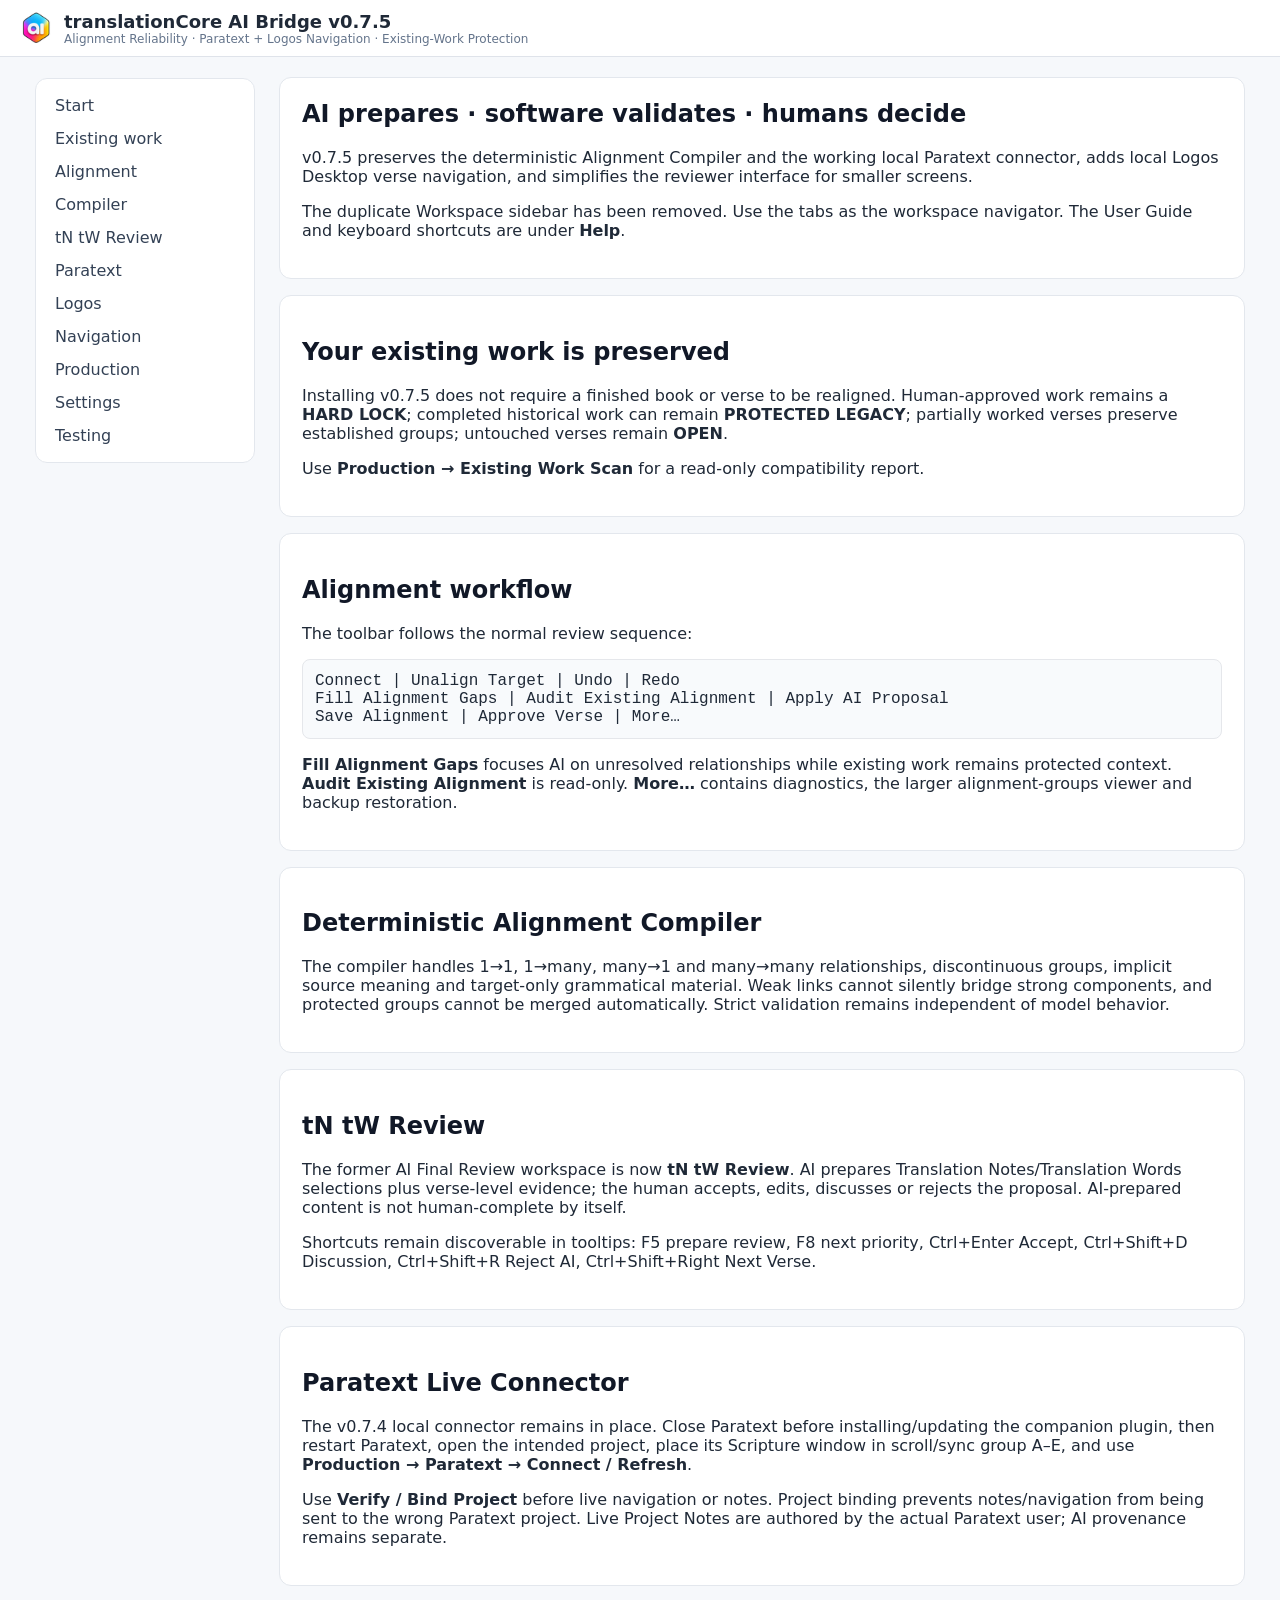
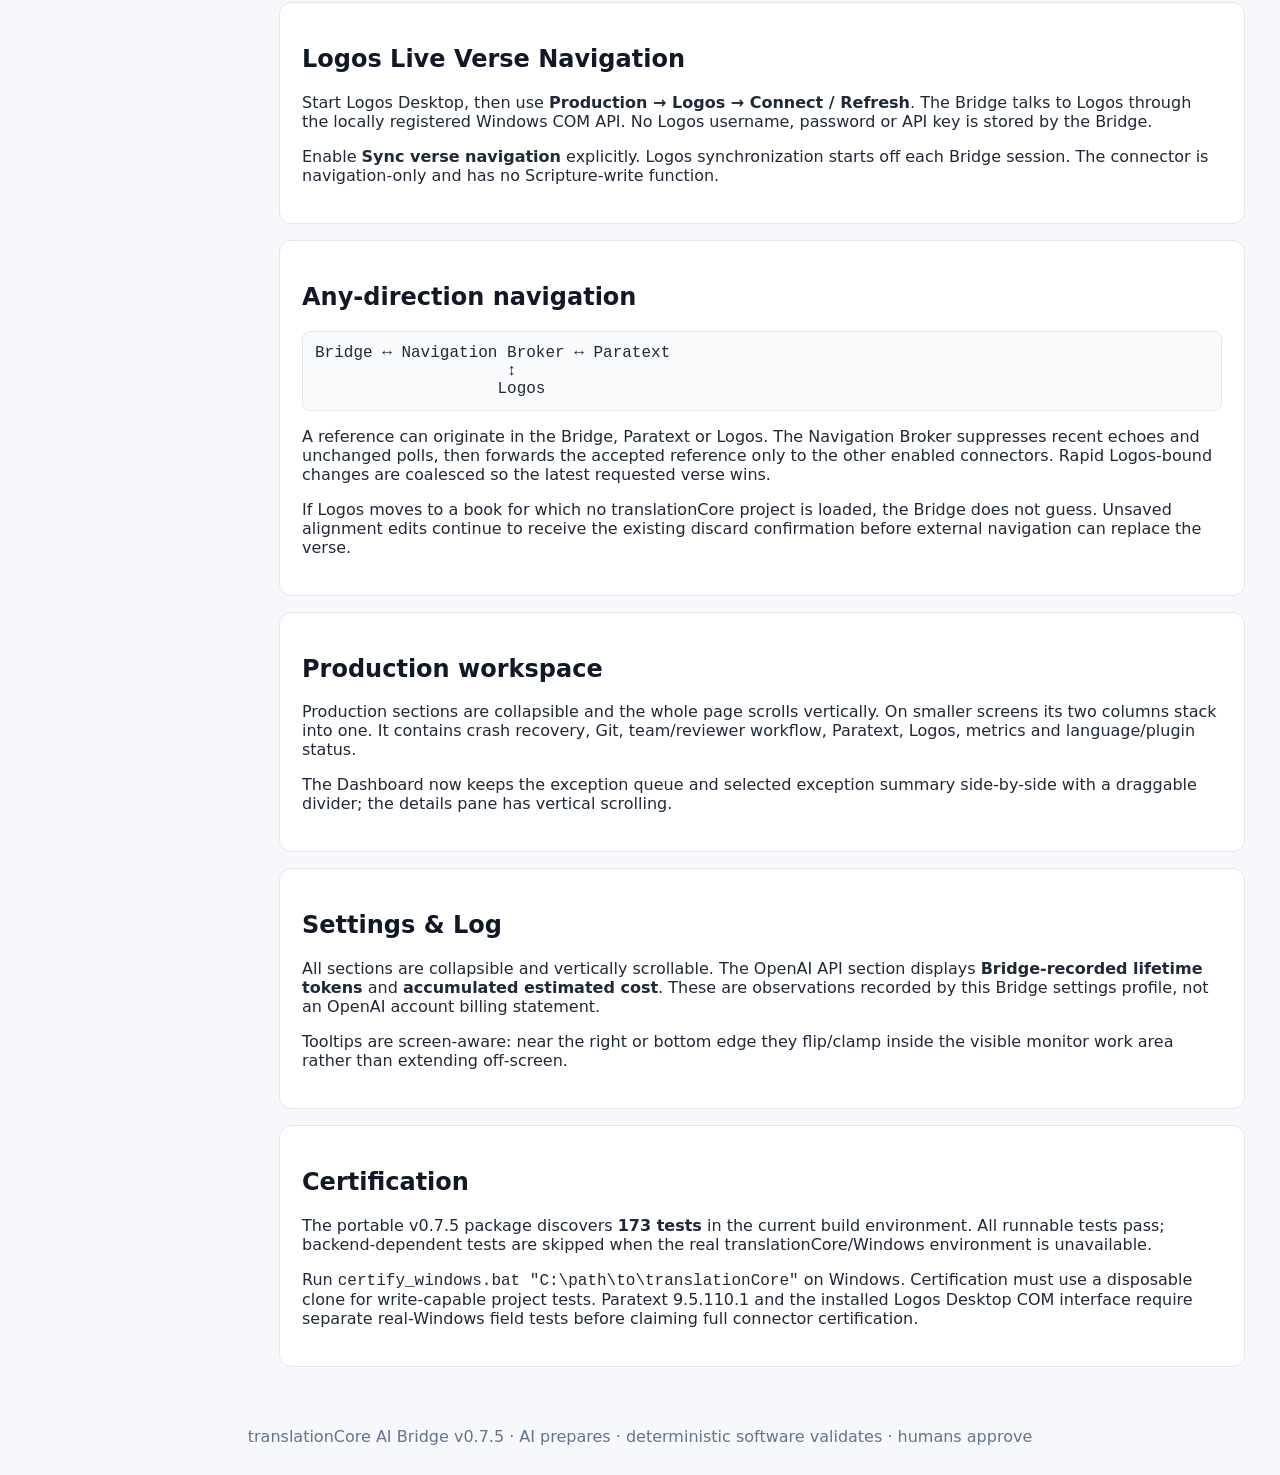
<file: userguide/index.html>
<!doctype html>
<html lang="en"><head><meta charset="utf-8"><meta name="viewport" content="width=device-width,initial-scale=1"><title>translationCore AI Bridge v0.7.5 — User Guide</title><link rel="stylesheet" href="styles.css"></head>
<body><header><img src="app_icon_48.png" alt=""><div><strong>translationCore AI Bridge v0.7.5</strong><span>Alignment Reliability · Paratext + Logos Navigation · Existing-Work Protection</span></div></header>
<div class="layout"><nav><a href="#start">Start</a><a href="#existing">Existing work</a><a href="#alignment">Alignment</a><a href="#compiler">Compiler</a><a href="#review">tN tW Review</a><a href="#paratext">Paratext</a><a href="#logos">Logos</a><a href="#navigation">Navigation</a><a href="#production">Production</a><a href="#settings">Settings</a><a href="#testing">Testing</a></nav><main>
<section id="start"><h1>AI prepares · software validates · humans decide</h1><p>v0.7.5 preserves the deterministic Alignment Compiler and the working local Paratext connector, adds local Logos Desktop verse navigation, and simplifies the reviewer interface for smaller screens.</p><p>The duplicate Workspace sidebar has been removed. Use the tabs as the workspace navigator. The User Guide and keyboard shortcuts are under <strong>Help</strong>.</p></section>
<section id="existing"><h2>Your existing work is preserved</h2><p>Installing v0.7.5 does not require a finished book or verse to be realigned. Human-approved work remains a <strong>HARD LOCK</strong>; completed historical work can remain <strong>PROTECTED LEGACY</strong>; partially worked verses preserve established groups; untouched verses remain <strong>OPEN</strong>.</p><p>Use <strong>Production → Existing Work Scan</strong> for a read-only compatibility report.</p></section>
<section id="alignment"><h2>Alignment workflow</h2><p>The toolbar follows the normal review sequence:</p><pre>Connect | Unalign Target | Undo | Redo
Fill Alignment Gaps | Audit Existing Alignment | Apply AI Proposal
Save Alignment | Approve Verse | More…</pre><p><strong>Fill Alignment Gaps</strong> focuses AI on unresolved relationships while existing work remains protected context. <strong>Audit Existing Alignment</strong> is read-only. <strong>More…</strong> contains diagnostics, the larger alignment-groups viewer and backup restoration.</p></section>
<section id="compiler"><h2>Deterministic Alignment Compiler</h2><p>The compiler handles 1→1, 1→many, many→1 and many→many relationships, discontinuous groups, implicit source meaning and target-only grammatical material. Weak links cannot silently bridge strong components, and protected groups cannot be merged automatically. Strict validation remains independent of model behavior.</p></section>
<section id="review"><h2>tN tW Review</h2><p>The former AI Final Review workspace is now <strong>tN tW Review</strong>. AI prepares Translation Notes/Translation Words selections plus verse-level evidence; the human accepts, edits, discusses or rejects the proposal. AI-prepared content is not human-complete by itself.</p><p>Shortcuts remain discoverable in tooltips: F5 prepare review, F8 next priority, Ctrl+Enter Accept, Ctrl+Shift+D Discussion, Ctrl+Shift+R Reject AI, Ctrl+Shift+Right Next Verse.</p></section>
<section id="paratext"><h2>Paratext Live Connector</h2><p>The v0.7.4 local connector remains in place. Close Paratext before installing/updating the companion plugin, then restart Paratext, open the intended project, place its Scripture window in scroll/sync group A–E, and use <strong>Production → Paratext → Connect / Refresh</strong>.</p><p>Use <strong>Verify / Bind Project</strong> before live navigation or notes. Project binding prevents notes/navigation from being sent to the wrong Paratext project. Live Project Notes are authored by the actual Paratext user; AI provenance remains separate.</p></section>
<section id="logos"><h2>Logos Live Verse Navigation</h2><p>Start Logos Desktop, then use <strong>Production → Logos → Connect / Refresh</strong>. The Bridge talks to Logos through the locally registered Windows COM API. No Logos username, password or API key is stored by the Bridge.</p><p>Enable <strong>Sync verse navigation</strong> explicitly. Logos synchronization starts off each Bridge session. The connector is navigation-only and has no Scripture-write function.</p></section>
<section id="navigation"><h2>Any-direction navigation</h2><pre>Bridge ↔ Navigation Broker ↔ Paratext
                    ↕
                   Logos</pre><p>A reference can originate in the Bridge, Paratext or Logos. The Navigation Broker suppresses recent echoes and unchanged polls, then forwards the accepted reference only to the other enabled connectors. Rapid Logos-bound changes are coalesced so the latest requested verse wins.</p><p>If Logos moves to a book for which no translationCore project is loaded, the Bridge does not guess. Unsaved alignment edits continue to receive the existing discard confirmation before external navigation can replace the verse.</p></section>
<section id="production"><h2>Production workspace</h2><p>Production sections are collapsible and the whole page scrolls vertically. On smaller screens its two columns stack into one. It contains crash recovery, Git, team/reviewer workflow, Paratext, Logos, metrics and language/plugin status.</p><p>The Dashboard now keeps the exception queue and selected exception summary side-by-side with a draggable divider; the details pane has vertical scrolling.</p></section>
<section id="settings"><h2>Settings &amp; Log</h2><p>All sections are collapsible and vertically scrollable. The OpenAI API section displays <strong>Bridge-recorded lifetime tokens</strong> and <strong>accumulated estimated cost</strong>. These are observations recorded by this Bridge settings profile, not an OpenAI account billing statement.</p><p>Tooltips are screen-aware: near the right or bottom edge they flip/clamp inside the visible monitor work area rather than extending off-screen.</p></section>
<section id="testing"><h2>Certification</h2><p>The portable v0.7.5 package discovers <strong>173 tests</strong> in the current build environment. All runnable tests pass; backend-dependent tests are skipped when the real translationCore/Windows environment is unavailable.</p><p>Run <code>certify_windows.bat "C:\path\to\translationCore"</code> on Windows. Certification must use a disposable clone for write-capable project tests. Paratext 9.5.110.1 and the installed Logos Desktop COM interface require separate real-Windows field tests before claiming full connector certification.</p></section>
</main></div><footer>translationCore AI Bridge v0.7.5 · AI prepares · deterministic software validates · humans approve</footer></body></html>
</file>
<file: docs/styles.css>
:root{--ink:#172033;--muted:#627085;--line:#dce3ec;--panel:#f7f9fc;--brand:#0b89e8;--safe:#eaf8ef;--warn:#fff7df;--sidebar:310px}*{box-sizing:border-box}html{scroll-behavior:smooth}body{margin:0;font:15px/1.62 "Segoe UI",Arial,sans-serif;color:var(--ink);background:white}.top{position:sticky;top:0;z-index:5;height:64px;display:flex;align-items:center;gap:12px;padding:8px 20px;background:#fff;border-bottom:1px solid var(--line);box-shadow:0 2px 12px #17203310}.top img{width:44px;height:44px}.top h1{font-size:18px;margin:0}.top p{margin:0;color:var(--muted);font-size:12px}.top button{margin-left:auto;display:none}.layout{display:grid;grid-template-columns:var(--sidebar) minmax(0,1fr);max-width:1700px;margin:auto}.layout aside{position:sticky;top:64px;align-self:start;height:calc(100vh - 64px);overflow:auto;border-right:1px solid var(--line);padding:22px 16px;background:#fbfcfe}.toc-title{font-weight:700;margin:0 8px 10px}.layout aside a{display:block;color:#334155;text-decoration:none;padding:7px 9px;border-radius:7px;font-size:13px}.layout aside a:hover{background:#edf5ff;color:#075da8}main{min-width:0;padding:30px 44px 80px;max-width:1250px}.hero{display:grid;grid-template-columns:210px 1fr;align-items:center;gap:28px;padding:24px 28px;background:linear-gradient(135deg,#f6fbff,#fff7fd 45%,#fffbe7);border:1px solid #e7eaf0;border-radius:20px}.hero img{width:200px;max-width:100%;height:auto}.hero h1{font-size:36px;margin:8px 0}.hero p{font-size:16px}.badge{display:inline-block;padding:5px 10px;border-radius:999px;background:#e6f4ff;color:#0067aa;font-weight:600;font-size:12px}.muted{color:var(--muted)}section{scroll-margin-top:82px;padding-top:28px;margin-top:20px;border-top:1px solid var(--line)}section:first-of-type{border-top:0}h2{font-size:28px;margin:0 0 16px}h3{font-size:18px;margin:22px 0 8px}code{background:#f1f5f9;padding:2px 5px;border-radius:4px;font-family:Consolas,monospace}.shot{margin:18px 0 24px}.shot img{display:block;width:100%;height:auto;border:1px solid #cfd7e3;border-radius:10px;box-shadow:0 10px 32px #17203318}.shot figcaption{font-size:13px;color:#445269;padding-top:8px}.shot figcaption span{color:#7a8799}.callout{padding:14px 16px;border-left:4px solid var(--brand);background:#eef7ff;border-radius:7px;margin:18px 0}.callout.safe{background:var(--safe);border-color:#2b9b5d}.callout.warn{background:var(--warn);border-color:#e2a900}.callout strong{display:block;margin-bottom:4px}.principle{display:grid;grid-template-columns:1fr 70px 1fr;align-items:center;gap:10px;text-align:center;margin:24px 0}.principle>div:not(.arrow){border:1px solid var(--line);border-radius:12px;padding:18px;background:var(--panel)}.principle .arrow{font-size:34px;color:#5b6b80}.flow{max-width:760px;margin:20px auto;text-align:center}.flow>div:nth-child(odd){padding:12px;border:1px solid var(--line);border-radius:9px;background:var(--panel)}.flow .human{background:#eef8ff!important;border-color:#76b9e8!important;font-weight:700}.flow small{color:var(--muted)}.mini-flow{padding:14px;border-radius:8px;background:#f8fafc;border:1px dashed #9aa8ba;text-align:center}.brandbox{display:flex;align-items:center;gap:24px;padding:20px;border:1px solid var(--line);border-radius:12px;background:#fafbfd}.brandbox img{width:180px;height:auto}table{border-collapse:collapse;width:100%;margin:14px 0 20px}th,td{border:1px solid var(--line);padding:8px 10px;text-align:left;vertical-align:top}th{background:#f3f6fa}li{margin:4px 0}footer{margin-top:60px;padding-top:20px;border-top:1px solid var(--line);font-size:12px;color:var(--muted)}
@media(max-width:950px){.top button{display:block}.layout{display:block}.layout aside{display:none;position:fixed;z-index:10;top:64px;left:0;width:min(88vw,340px);height:calc(100vh - 64px);box-shadow:4px 0 18px #0002}.layout aside.open{display:block}main{padding:24px 18px 70px}.hero{grid-template-columns:130px 1fr}.hero img{width:125px}.hero h1{font-size:28px}.principle{grid-template-columns:1fr}.principle .arrow{transform:rotate(90deg)}}
@media(max-width:580px){.hero{display:block;text-align:center}.hero img{width:120px}.top p{display:none}h2{font-size:23px}.brandbox{display:block}.brandbox img{width:140px;margin-bottom:12px}}
@media print{.top,.layout aside{display:none!important}.layout{display:block}main{max-width:none;padding:0}.hero{break-inside:avoid}.shot{break-inside:avoid}.shot img{box-shadow:none}section{page-break-before:auto}a{color:inherit;text-decoration:none}}
</file>
<file: userguide/styles.css>
:root{font-family:Inter,"Segoe UI",system-ui,sans-serif;color:#1f2937;background:#f6f8fb}*{box-sizing:border-box}body{margin:0}header{position:sticky;top:0;z-index:2;display:flex;align-items:center;gap:10px;padding:10px 18px;background:#fff;border-bottom:1px solid #dfe3ea}header img{width:36px;height:36px;border-radius:8px}header strong{display:block;font-size:18px}header span{display:block;color:#64748b;font-size:12px}.layout{display:grid;grid-template-columns:220px minmax(0,980px);gap:24px;max-width:1250px;margin:auto;padding:20px}nav{position:sticky;top:78px;align-self:start;background:#fff;border:1px solid #e3e7ed;border-radius:12px;padding:10px}nav a{display:block;padding:7px 9px;color:#334155;text-decoration:none;border-radius:7px}nav a:hover{background:#eef4ff}main{min-width:0}section{background:#fff;border:1px solid #e3e7ed;border-radius:12px;padding:22px;margin-bottom:16px}h1,h2,h3{color:#111827}h1{margin-top:0}code,pre{font-family:"Cascadia Mono",Consolas,monospace}pre{white-space:pre-wrap;overflow:auto;background:#f8fafc;border:1px solid #e5e7eb;border-radius:8px;padding:12px}.callout,.warning{padding:12px 14px;border-radius:8px;margin:12px 0}.callout{background:#edf8f2;border-left:4px solid #159455}.warning{background:#fff5e9;border-left:4px solid #e58b16}li{margin:.35em 0}footer{text-align:center;color:#64748b;padding:24px}@media(max-width:850px){.layout{grid-template-columns:1fr;padding:10px}nav{position:static;display:flex;overflow:auto;gap:4px}nav a{white-space:nowrap}section{padding:16px}header{position:static}}@media print{nav,footer{display:none}.layout{display:block;max-width:none;padding:0}section{border:0;page-break-inside:avoid}header{position:static}}
</file>
